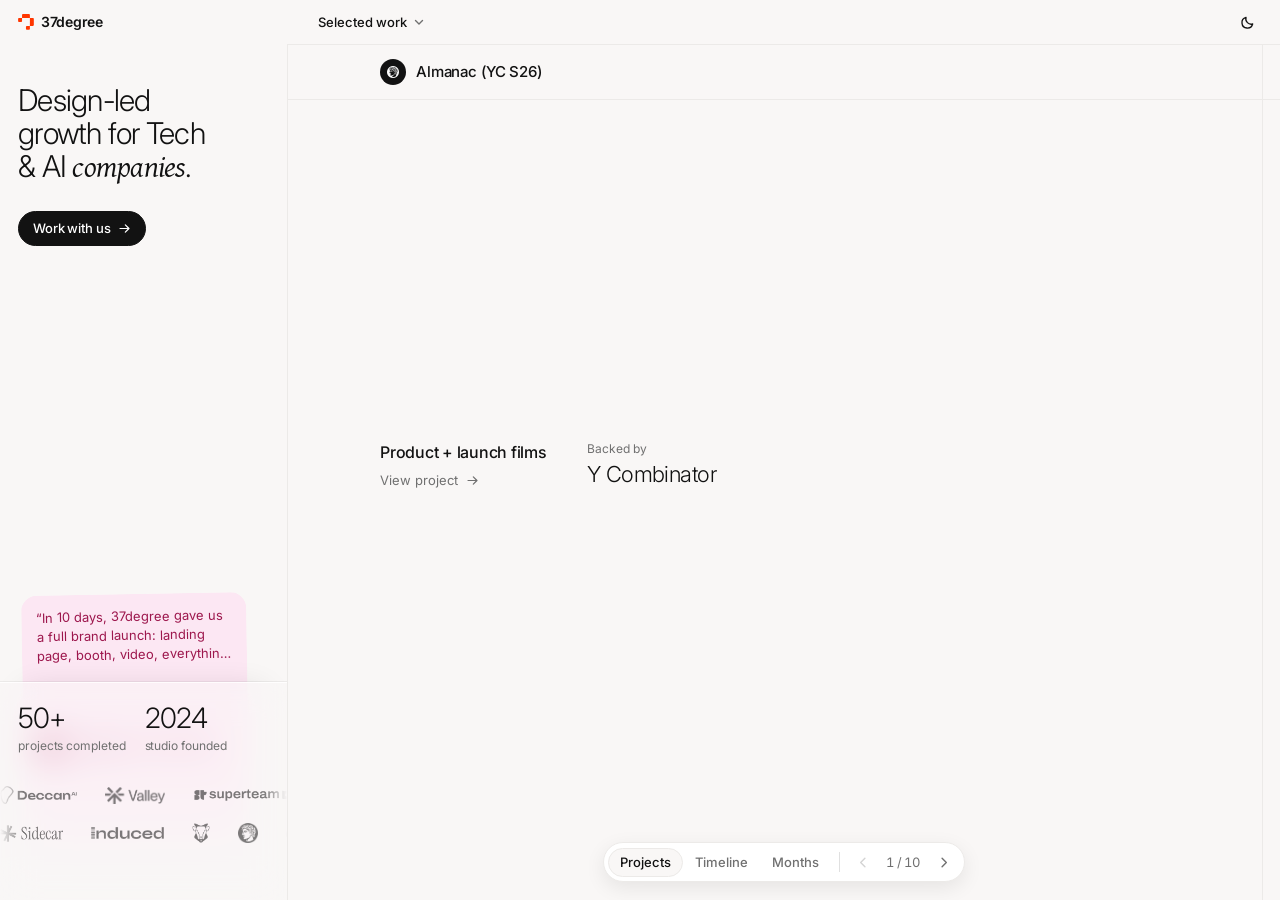
<file: index.html>
<!doctype html>
<html lang="en">
<head>
  <meta charset="utf-8">
  <meta name="viewport" content="width=device-width, initial-scale=1">
  <title>37degree — Design-led growth for Tech &amp; AI companies</title>
  <meta name="description" content="Our calendar. How 37degree started, and everything we've shipped since — on the day it happened.">
  <link rel="icon" href="assets/img/mark.svg" type="image/svg+xml">
  <link rel="preconnect" href="https://fonts.googleapis.com">
  <link rel="preconnect" href="https://fonts.gstatic.com" crossorigin>
  <link href="https://fonts.googleapis.com/css2?family=Gentium+Plus:ital@1&family=Mrs+Saint+Delafield&family=Inter:wght@300;400;500;600&display=swap" rel="stylesheet">
  <link rel="stylesheet" href="css/site.css?v=20261105v">
  <script>try { const t = localStorage.getItem('37cal.theme'); if (t) document.documentElement.dataset.theme = t; } catch (_) {}</script>
</head>
<body>
  <div class="strip">
    <span class="mark" aria-label="37degree">
      <svg viewBox="140 140 560 560" width="16" height="16" aria-hidden="true"><path fill="#FF3600" d="M172.635 281.507c-15.807 0-28.621 12.79-28.621 28.568v80.357c0 15.778 12.814 28.568 28.621 28.568h80.25c15.808 0 28.622-12.79 28.622-28.568V281.507zm137.494-137.493c-15.808 0-28.622 12.79-28.622 28.568v108.925H419V144.014zm137.493 412.479c-15.807 0-28.622 12.791-28.622 28.569v80.356c0 15.778 12.815 28.569 28.622 28.569h80.25c15.807 0 28.622-12.791 28.622-28.569V556.493zM419 144.014v137.493h137.494V172.582c0-15.778-12.815-28.568-28.622-28.568zm137.494 137.493V419h137.493V310.075c0-15.778-12.815-28.568-28.622-28.568zm0 137.493v137.493h108.871c15.807 0 28.622-12.79 28.622-28.568V419z"/></svg>
      37degree
    </span>
    <div class="strip__filters"></div>
    <button class="theme-btn" aria-label="Switch light or dark">
      <svg class="moon" width="15" height="15" viewBox="0 0 16 16" aria-hidden="true"><path d="M13.5 9.6A5.8 5.8 0 0 1 6.4 2.5a5.8 5.8 0 1 0 7.1 7.1Z" fill="none" stroke="currentColor" stroke-width="1.4" stroke-linejoin="round"/></svg>
      <svg class="sun" width="15" height="15" viewBox="0 0 16 16" aria-hidden="true"><circle cx="8" cy="8" r="3" fill="none" stroke="currentColor" stroke-width="1.4"/><path d="M8 1.5v1.6M8 12.9v1.6M1.5 8h1.6M12.9 8h1.6M3.4 3.4l1.1 1.1M11.5 11.5l1.1 1.1M3.4 12.6l1.1-1.1M11.5 4.5l1.1-1.1" stroke="currentColor" stroke-width="1.4" stroke-linecap="round"/></svg>
    </button>
  </div>

  <aside class="side" aria-label="About 37degree"></aside>

  <main class="stage">
    <div class="timeline" tabindex="0" aria-label="Studio calendar, scroll sideways"><div class="track"></div></div>
    <div class="agenda" aria-label="Studio calendar"></div>
  </main>

  <div class="dynbar">
    <a class="dyn-cta" href="mailto:puru@37degr.ee?cc=haneef@37degr.ee&amp;subject=Work%20with%2037degree">Work with us</a>
    <span class="dyn-div" aria-hidden="true"></span>
    <div class="dyn-seg" role="radiogroup" aria-label="View">
      <span class="dyn-ind" aria-hidden="true"></span>
      <button role="radio" data-view="projects">Projects</button>
      <button role="radio" data-view="timeline">Timeline</button>
      <button role="radio" data-view="months">Months</button>
    </div>
    <span class="dyn-div" aria-hidden="true"></span>
    <div class="dyn-step">
      <button data-step="-1" aria-label="Previous project"><svg viewBox="0 0 16 16" aria-hidden="true"><path d="M9.5 3.5 5 8l4.5 4.5" fill="none" stroke="currentColor" stroke-width="1.5" stroke-linecap="round" stroke-linejoin="round"/></svg></button>
      <span class="dyn-count" aria-live="polite"></span>
      <button data-step="1" aria-label="Next project"><svg viewBox="0 0 16 16" aria-hidden="true"><path d="M6.5 3.5 11 8l-4.5 4.5" fill="none" stroke="currentColor" stroke-width="1.5" stroke-linecap="round" stroke-linejoin="round"/></svg></button>
    </div>
    <div class="minimap" role="slider" tabindex="0" aria-label="Position in the timeline" aria-valuemin="0" aria-valuemax="100" aria-valuenow="0">
      <div class="minimap__ticks"></div>
      <div class="minimap__win"></div>
    </div>
    <div class="dyn-owner" aria-live="polite"><i class="dyn-av"></i><span class="dyn-who"></span></div>
  </div>

  <div class="focus" hidden></div>
  <div class="ghost" hidden></div>
  <div class="note" role="dialog" aria-modal="true" hidden></div>

  <div class="scrim" hidden></div>
  <div class="flylayer" aria-hidden="true"></div>
  <aside class="sheet" role="dialog" aria-modal="true" aria-label="Case study" hidden></aside>

  <script src="js/data.js?v=20261105v"></script>
  <script>if (['localhost', '127.0.0.1'].includes(location.hostname)) document.write('<script src="js/dummy-facts.local.js"><\/script>');</script>
  <script src="js/cms.js?v=20261105v"></script>
  <script src="js/app.js?v=20261105v"></script>
  <!-- inner shadow for the engraved signature at the end of a case study -->
  <svg width="0" height="0" style="position:absolute" aria-hidden="true" focusable="false">
    <filter id="engrave" x="-5%" y="-10%" width="110%" height="130%" color-interpolation-filters="sRGB">
      <feGaussianBlur in="SourceAlpha" stdDeviation="2.4" result="blur"/>
      <feOffset in="blur" dy="3.5" result="shifted"/>
      <feComposite in="SourceAlpha" in2="shifted" operator="out" result="rim"/>
      <feFlood flood-color="#000" flood-opacity=".2"/>
      <feComposite in2="rim" operator="in" result="inner"/>
      <feMerge><feMergeNode in="SourceGraphic"/><feMergeNode in="inner"/></feMerge>
    </filter>
  </svg>
</body>
</html>
</file>
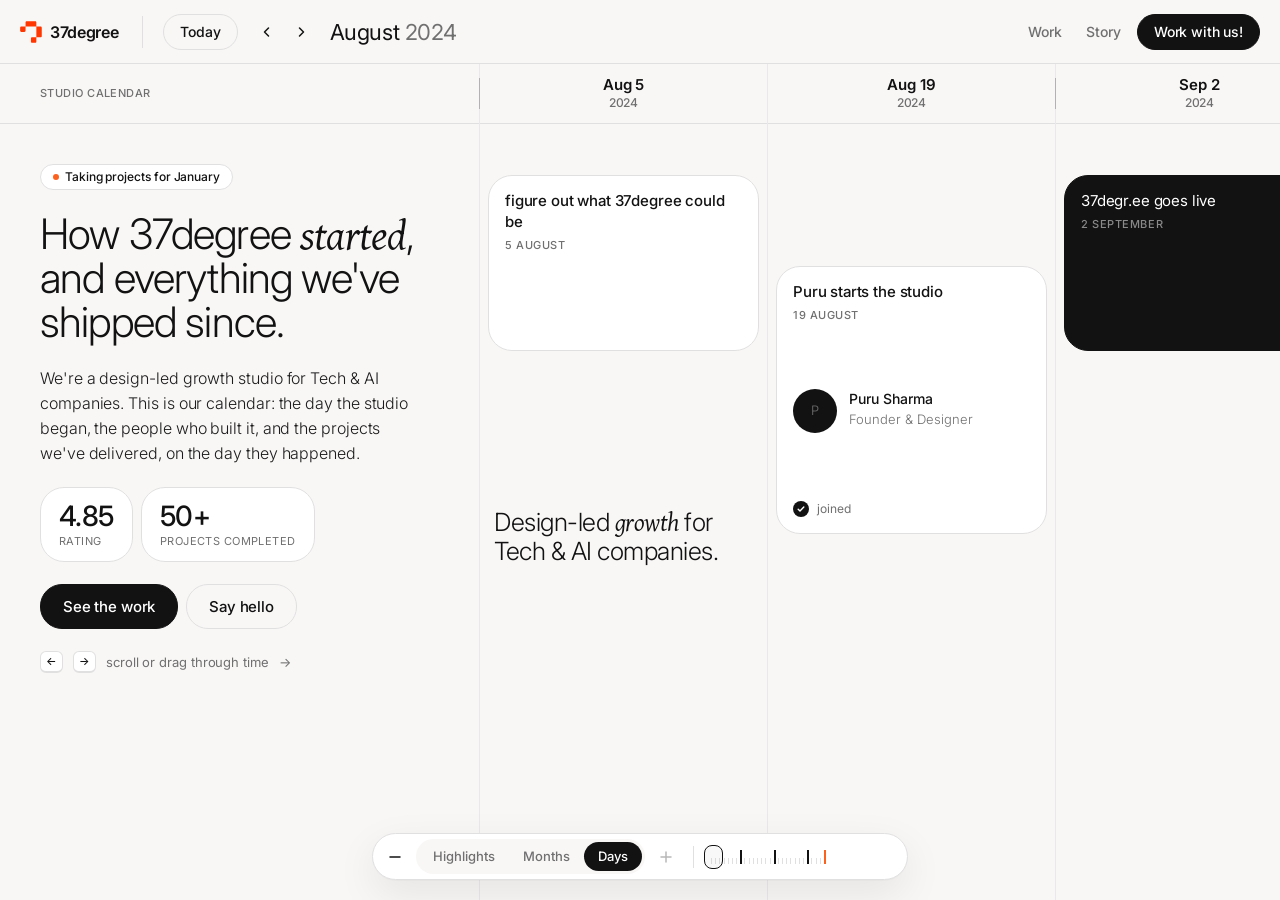
<file: v1/index.html>
<!doctype html>
<html lang="en">
<head>
  <meta charset="utf-8">
  <meta name="viewport" content="width=device-width, initial-scale=1">
  <base href="../">
  <title>37degree — Studio Calendar</title>
  <meta name="description" content="Our calendar. How 37degree started, and every project we've shipped since — on the day it happened.">
  <link rel="icon" href="assets/img/mark.svg" type="image/svg+xml">
  <link rel="preconnect" href="https://fonts.googleapis.com">
  <link rel="preconnect" href="https://fonts.gstatic.com" crossorigin>
  <link href="https://fonts.googleapis.com/css2?family=Gentium+Plus:ital@1&family=Inter:wght@300;400;500;600;700&display=swap" rel="stylesheet">
  <link rel="stylesheet" href="v1/css/site.css">
</head>
<body>
  <header class="toolbar">
    <a class="brand" href="v1/" aria-label="37degree home">
      <svg viewBox="140 140 560 560" width="22" height="22" aria-hidden="true"><path fill="#FF3600" d="M172.635 281.507c-15.807 0-28.621 12.79-28.621 28.568v80.357c0 15.778 12.814 28.568 28.621 28.568h80.25c15.808 0 28.622-12.79 28.622-28.568V281.507zm137.494-137.493c-15.808 0-28.622 12.79-28.622 28.568v108.925H419V144.014zm137.493 412.479c-15.807 0-28.622 12.791-28.622 28.569v80.356c0 15.778 12.815 28.569 28.622 28.569h80.25c15.807 0 28.622-12.791 28.622-28.569V556.493zM419 144.014v137.493h137.494V172.582c0-15.778-12.815-28.568-28.622-28.568zm137.494 137.493V419h137.493V310.075c0-15.778-12.815-28.568-28.622-28.568zm0 137.493v137.493h108.871c15.807 0 28.622-12.79 28.622-28.568V419z"/></svg>
      <span>37degree</span>
    </a>
    <div class="nav">
      <button class="btn btn--ghost btn--sm" data-go="today">Today</button>
      <div class="stepper">
        <button class="icon-btn" data-go="prev" aria-label="Earlier">
          <svg width="14" height="14" viewBox="0 0 14 14" aria-hidden="true"><path d="M8.5 3 4.5 7l4 4" fill="none" stroke="currentColor" stroke-width="1.5" stroke-linecap="round" stroke-linejoin="round"/></svg>
        </button>
        <button class="icon-btn" data-go="next" aria-label="Later">
          <svg width="14" height="14" viewBox="0 0 14 14" aria-hidden="true"><path d="m5.5 3 4 4-4 4" fill="none" stroke="currentColor" stroke-width="1.5" stroke-linecap="round" stroke-linejoin="round"/></svg>
        </button>
      </div>
      <div class="month-label" aria-live="polite"><span class="m">August</span> <span class="y">2024</span></div>
    </div>
    <div class="toolbar__right">
      <button class="link-btn" data-go="work">Work</button>
      <button class="link-btn" data-go="start">Story</button>
      <a class="btn btn--primary btn--sm" href="mailto:puru@37degr.ee?cc=haneef@37degr.ee&amp;subject=Work%20with%2037degree">Work with us!</a>
    </div>
  </header>

  <main class="stage">
    <div class="timeline" tabindex="0" aria-label="Studio calendar, scroll sideways">
      <div class="track"></div>
    </div>
    <div class="agenda" aria-label="Studio calendar"></div>
  </main>

  <div class="dynbar" role="toolbar" aria-label="Zoom">
    <button class="icon-btn dynbar__zoom" data-zoom="-1" aria-label="Zoom out">
      <svg width="12" height="12" viewBox="0 0 12 12" aria-hidden="true"><path d="M1 6h10" stroke="currentColor" stroke-width="1.5" stroke-linecap="round"/></svg>
    </button>
    <div class="dynbar__mid">
      <div class="seg" role="radiogroup" aria-label="Zoom level">
        <span class="seg__handle" aria-hidden="true"></span>
        <button role="radio" data-view="highlights">Highlights</button>
        <button role="radio" data-view="months">Months</button>
        <button role="radio" data-view="days">Days</button>
      </div>
      <div class="owner" aria-live="polite"><span class="owner__av"></span><span class="owner__label"></span></div>
    </div>
    <button class="icon-btn dynbar__zoom" data-zoom="1" aria-label="Zoom in">
      <svg width="12" height="12" viewBox="0 0 12 12" aria-hidden="true"><path d="M1 6h10M6 1v10" stroke="currentColor" stroke-width="1.5" stroke-linecap="round"/></svg>
    </button>
    <span class="dynbar__div" aria-hidden="true"></span>
    <div class="minimap" aria-label="Position in the timeline" role="slider" tabindex="0" aria-valuemin="0" aria-valuemax="100" aria-valuenow="0">
      <div class="minimap__ticks"></div>
      <div class="minimap__win"></div>
    </div>
  </div>

  <div class="scrim" hidden></div>
  <div class="flylayer" aria-hidden="true"></div>
  <aside class="sheet" role="dialog" aria-modal="true" aria-label="Case study" hidden></aside>
  <div class="pop" role="dialog" hidden></div>

  <script src="js/data.js"></script>
  <script src="v1/js/app.js"></script>
</body>
</html>
</file>
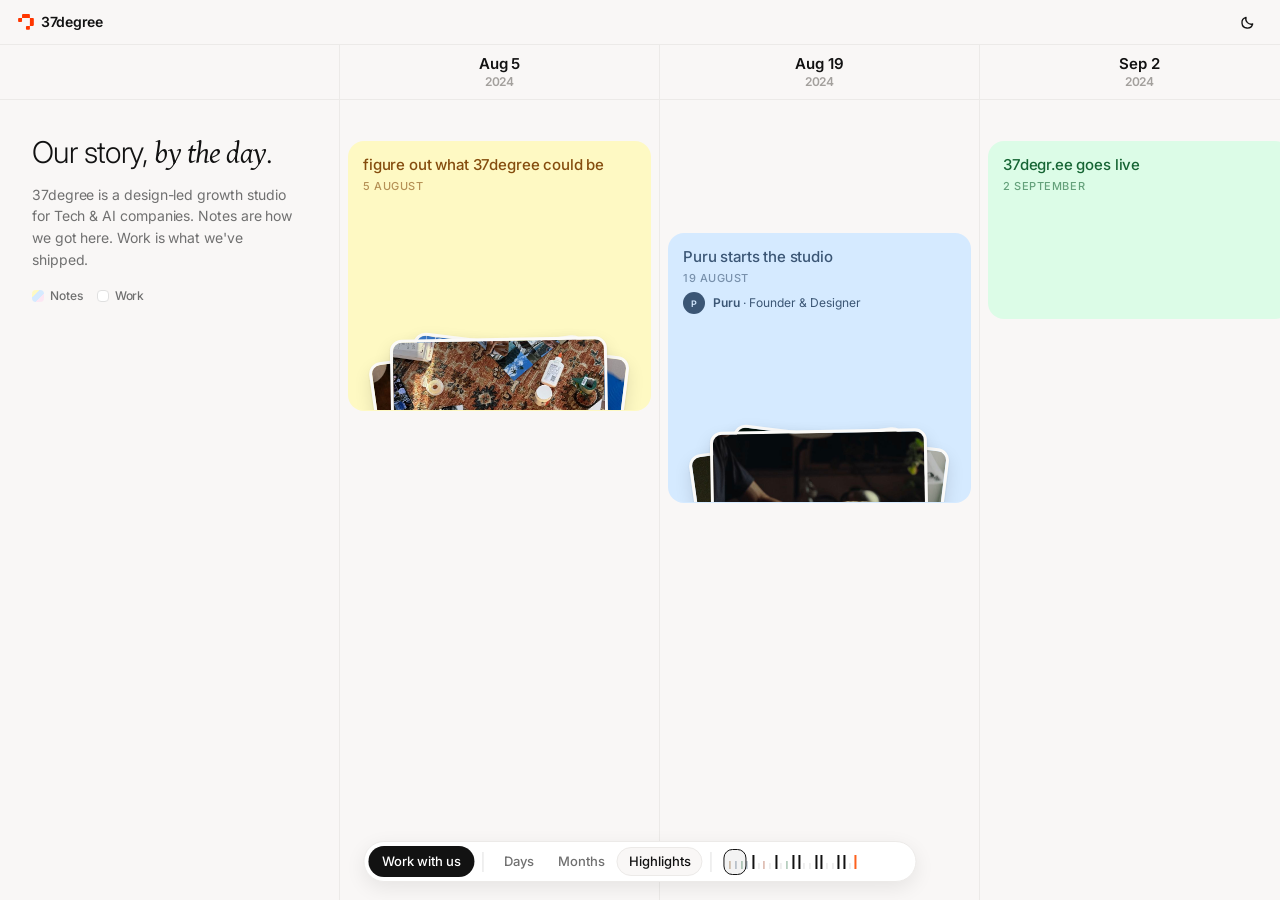
<file: v2/index.html>
<!doctype html>
<html lang="en">
<head>
  <meta charset="utf-8">
  <base href="../">
  <meta name="viewport" content="width=device-width, initial-scale=1">
  <title>37degree — Calendar</title>
  <meta name="description" content="Our calendar. How 37degree started, and everything we've shipped since — on the day it happened.">
  <link rel="icon" href="assets/img/mark.svg" type="image/svg+xml">
  <link rel="preconnect" href="https://fonts.googleapis.com">
  <link rel="preconnect" href="https://fonts.gstatic.com" crossorigin>
  <link href="https://fonts.googleapis.com/css2?family=Gentium+Plus:ital@1&family=Mrs+Saint+Delafield&family=Inter:wght@300;400;500;600&display=swap" rel="stylesheet">
  <link rel="stylesheet" href="v2/css/site.css">
  <script>try { const t = localStorage.getItem('37cal.theme'); if (t) document.documentElement.dataset.theme = t; } catch (_) {}</script>
</head>
<body>
  <div class="strip">
    <span class="mark" aria-label="37degree">
      <svg viewBox="140 140 560 560" width="16" height="16" aria-hidden="true"><path fill="#FF3600" d="M172.635 281.507c-15.807 0-28.621 12.79-28.621 28.568v80.357c0 15.778 12.814 28.568 28.621 28.568h80.25c15.808 0 28.622-12.79 28.622-28.568V281.507zm137.494-137.493c-15.808 0-28.622 12.79-28.622 28.568v108.925H419V144.014zm137.493 412.479c-15.807 0-28.622 12.791-28.622 28.569v80.356c0 15.778 12.815 28.569 28.622 28.569h80.25c15.807 0 28.622-12.791 28.622-28.569V556.493zM419 144.014v137.493h137.494V172.582c0-15.778-12.815-28.568-28.622-28.568zm137.494 137.493V419h137.493V310.075c0-15.778-12.815-28.568-28.622-28.568zm0 137.493v137.493h108.871c15.807 0 28.622-12.79 28.622-28.568V419z"/></svg>
      37degree
    </span>
    <button class="theme-btn" aria-label="Switch light or dark">
      <svg class="moon" width="15" height="15" viewBox="0 0 16 16" aria-hidden="true"><path d="M13.5 9.6A5.8 5.8 0 0 1 6.4 2.5a5.8 5.8 0 1 0 7.1 7.1Z" fill="none" stroke="currentColor" stroke-width="1.4" stroke-linejoin="round"/></svg>
      <svg class="sun" width="15" height="15" viewBox="0 0 16 16" aria-hidden="true"><circle cx="8" cy="8" r="3" fill="none" stroke="currentColor" stroke-width="1.4"/><path d="M8 1.5v1.6M8 12.9v1.6M1.5 8h1.6M12.9 8h1.6M3.4 3.4l1.1 1.1M11.5 11.5l1.1 1.1M3.4 12.6l1.1-1.1M11.5 4.5l1.1-1.1" stroke="currentColor" stroke-width="1.4" stroke-linecap="round"/></svg>
    </button>
  </div>

  <main class="stage">
    <div class="timeline" tabindex="0" aria-label="Studio calendar, scroll sideways"><div class="track"></div></div>
    <div class="agenda" aria-label="Studio calendar"></div>
  </main>

  <div class="dynbar">
    <a class="dyn-cta" href="mailto:puru@37degr.ee?cc=haneef@37degr.ee&amp;subject=Work%20with%2037degree">Work with us</a>
    <span class="dyn-div" aria-hidden="true"></span>
    <div class="dyn-seg" role="radiogroup" aria-label="Zoom level">
      <span class="dyn-ind" aria-hidden="true"></span>
      <button role="radio" data-view="days">Days</button>
      <button role="radio" data-view="months">Months</button>
      <button role="radio" data-view="highlights">Highlights</button>
    </div>
    <span class="dyn-div" aria-hidden="true"></span>
    <div class="minimap" role="slider" tabindex="0" aria-label="Position in the timeline" aria-valuemin="0" aria-valuemax="100" aria-valuenow="0">
      <div class="minimap__ticks"></div>
      <div class="minimap__win"></div>
    </div>
    <div class="dyn-owner" aria-live="polite"><i class="dyn-av"></i><span class="dyn-who"></span></div>
  </div>

  <div class="focus" hidden></div>
  <div class="ghost" hidden></div>
  <div class="note" role="dialog" aria-modal="true" hidden></div>

  <div class="scrim" hidden></div>
  <div class="flylayer" aria-hidden="true"></div>
  <aside class="sheet" role="dialog" aria-modal="true" aria-label="Case study" hidden></aside>

  <script src="js/data.js"></script>
  <script src="js/cms.js"></script>
  <script src="v2/js/app.js"></script>
  <!-- inner shadow for the engraved signature at the end of a case study -->
  <svg width="0" height="0" style="position:absolute" aria-hidden="true" focusable="false">
    <filter id="engrave" x="-5%" y="-10%" width="110%" height="130%" color-interpolation-filters="sRGB">
      <feGaussianBlur in="SourceAlpha" stdDeviation="2.4" result="blur"/>
      <feOffset in="blur" dy="3.5" result="shifted"/>
      <feComposite in="SourceAlpha" in2="shifted" operator="out" result="rim"/>
      <feFlood flood-color="#000" flood-opacity=".2"/>
      <feComposite in2="rim" operator="in" result="inner"/>
      <feMerge><feMergeNode in="SourceGraphic"/><feMergeNode in="inner"/></feMerge>
    </filter>
  </svg>
</body>
</html>
</file>
<file: css/site.css>
/* 37degree — studio calendar, v2 */

:root {
  --ink: #121212;
  --ink-soft: #1C1C1C;
  --ink-2: #242424;
  --muted: #707070;
  --paper: #F9F7F6;
  --paper-2: #FFFFFF;
  --line: #E0E0E0;
  --line-2: #ECEAE8;
  --brand: #FD611E;
  --faint: #A3A09D;
  --veil: rgba(249, 247, 246, .58);
  --dark-img: #000;
  --engrave: color-mix(in srgb, #121212 11%, #FFFFFF);
  --engrave-hi: rgba(255, 255, 255, .95);
  color-scheme: light;

  --font-sans: "Inter", system-ui, sans-serif;
  --font-accent: "Gentium Plus", Georgia, serif;

  --r-pill: 999px;
  --r-card: 16px;
  --r-big: 24px;
  --r-inner: 10px;

  --top: 44px;
  --head: 56px;
  --allday: 30px;
  --col: 280px;
  --rows: 7;
  --row: clamp(62px, calc((100vh - 44px - 56px - 30px - 96px) / 7), 92px);

  --ease: cubic-bezier(.2, .8, .2, 1);
  --spring: cubic-bezier(.3, 1.35, .5, 1);
  --float: 0 1px 2px rgba(18, 18, 18, .04), 0 18px 48px rgba(18, 18, 18, .10);
}

/* ── Dark ──────────────────────────────────────────── */
:root[data-theme="dark"] {
  --ink: #F1EEEA;
  --ink-soft: #D8D4CF;
  --muted: #9C9893;
  --paper: #121212;
  --paper-2: #1B1B1B;
  --line: #303030;
  --line-2: #272727;
  --faint: #66625E;
  --veil: rgba(18, 18, 18, .6);
  --engrave: color-mix(in srgb, #F1EEEA 12%, #1B1B1B);
  --engrave-hi: rgba(255, 255, 255, .07);
  --float: 0 1px 2px rgba(0, 0, 0, .3), 0 18px 48px rgba(0, 0, 0, .45);
  color-scheme: dark;
}
@media (prefers-color-scheme: dark) {
  :root:not([data-theme="light"]) {
    --ink: #F1EEEA;
    --ink-soft: #D8D4CF;
    --muted: #9C9893;
    --paper: #121212;
    --paper-2: #1B1B1B;
    --line: #303030;
    --line-2: #272727;
    --faint: #66625E;
    --veil: rgba(18, 18, 18, .6);
  --engrave: color-mix(in srgb, #F1EEEA 12%, #1B1B1B);
  --engrave-hi: rgba(255, 255, 255, .07);
    --float: 0 1px 2px rgba(0, 0, 0, .3), 0 18px 48px rgba(0, 0, 0, .45);
    color-scheme: dark;
  }
  :root:not([data-theme="light"]) .tint-yellow { --bg: #33301A; --fg: #FCE68A; }
  :root:not([data-theme="light"]) .tint-blue   { --bg: #1B2A3B; --fg: #BCD8FA; }
  :root:not([data-theme="light"]) .tint-pink   { --bg: #37202D; --fg: #F9C6E0; }
  :root:not([data-theme="light"]) .tint-green  { --bg: #18301F; --fg: #B6EFC9; }
  :root:not([data-theme="light"]) .tint-purple { --bg: #2A2038; --fg: #E2CCFB; }
  :root:not([data-theme="light"]) .tint-orange { --bg: #392517; --fg: #FDD3A8; }
}
:root[data-theme="dark"] .tint-yellow { --bg: #33301A; --fg: #FCE68A; }
:root[data-theme="dark"] .tint-blue   { --bg: #1B2A3B; --fg: #BCD8FA; }
:root[data-theme="dark"] .tint-pink   { --bg: #37202D; --fg: #F9C6E0; }
:root[data-theme="dark"] .tint-green  { --bg: #18301F; --fg: #B6EFC9; }
:root[data-theme="dark"] .tint-purple { --bg: #2A2038; --fg: #E2CCFB; }
:root[data-theme="dark"] .tint-orange { --bg: #392517; --fg: #FDD3A8; }

* { box-sizing: border-box; }
html, body {
  margin: 0; height: 100%;
  background: var(--paper); color: var(--ink);
  font: 400 15px/1.5 var(--font-sans);
  letter-spacing: -0.005em;
  -webkit-font-smoothing: antialiased;
  overflow: hidden;
}
button { font: inherit; color: inherit; background: none; border: 0; padding: 0; cursor: pointer; }
img { display: block; max-width: 100%; }
a { color: inherit; }
em { font-family: var(--font-accent); font-style: italic; font-weight: 400; }
:focus-visible { outline: 2px solid var(--ink); outline-offset: 3px; border-radius: 6px; }

.meta { font: 500 11px/1.2 var(--font-sans); letter-spacing: .05em; text-transform: uppercase; color: var(--muted); }
.pill {
  display: inline-flex; align-items: center; gap: 6px;
  padding: 5px 10px; border-radius: var(--r-pill);
  border: 1px solid var(--line); background: var(--paper-2);
  font: 500 12px/1 var(--font-sans); color: var(--ink); white-space: nowrap; text-decoration: none;
}
.btn {
  display: inline-flex; align-items: center; justify-content: center; gap: 8px;
  padding: 12px 18px; border-radius: 22px;
  font: 500 14px/1 var(--font-sans); letter-spacing: -0.01em; text-decoration: none;
  background: var(--ink); color: var(--paper-2); border: 1px solid var(--ink);
  transition: background .2s, border-color .2s, transform .15s;
}
.btn:hover { background: var(--brand); border-color: var(--brand); }
.btn:active { transform: scale(.97); }

/* ── Top strip: just the mark and one way in ─────────── */
.strip {
  position: fixed; inset: 0 0 auto 0; z-index: 40;
  height: var(--top);
  display: flex; align-items: center; justify-content: space-between;
  padding: 0 18px;
  background: var(--paper);
}
.mark { display: inline-flex; align-items: center; gap: 7px; font: 600 14px/1 var(--font-sans); letter-spacing: -0.02em; }
.strip__cta {
  font: 500 13px/1 var(--font-sans); text-decoration: none; color: var(--ink);
  padding: 8px 12px; border-radius: var(--r-pill); transition: background .2s, color .2s;
}
.strip__cta:hover { background: var(--ink); color: var(--paper-2); }

/* ── Timeline ───────────────────────────────────────── */
.stage { position: fixed; inset: var(--top) 0 0 0; }
.timeline { height: 100%; overflow: auto; scrollbar-width: none; overscroll-behavior: contain; }
.timeline::-webkit-scrollbar { display: none; }
.timeline:focus-visible { outline: none; }
.track { position: relative; display: flex; min-height: 100%; width: max-content; user-select: none; }

.col { position: relative; flex: 0 0 var(--col); border-right: 1px solid var(--line-2); }
.col-head {
  position: sticky; top: 0; z-index: 6;
  height: var(--head);
  display: flex; flex-direction: column; align-items: center; justify-content: center; gap: 1px;
  background: var(--paper);
  border-top: 1px solid var(--line-2);
  border-bottom: 1px solid var(--line-2);
}
.col-head .d { font: 600 15px/1.25 var(--font-sans); letter-spacing: -0.01em; }
.col-head .y { font: 600 12px/1.2 var(--font-sans); color: var(--faint); }
.col-body {
  display: grid;
  grid-template-rows: repeat(var(--rows), var(--row));
  column-gap: 6px;
  padding: calc(var(--allday) + 8px) 8px 96px;
}

.allday-bar {
  position: absolute; z-index: 5;
  top: calc(var(--head) + 6px); height: 22px;
  display: flex; align-items: center; gap: 6px;
  padding: 0 10px; border-radius: var(--r-pill);
  background: var(--paper-2); color: var(--ink); border: 1px solid var(--line);
  font: 500 11px/1 var(--font-sans); white-space: nowrap; overflow: hidden;
  transition: border-color .2s;
}
.allday-bar:hover { border-color: var(--ink); }
.allday-bar span { color: var(--muted); }

/* ── Cards: notes are pastel sticky notes, work is white ── */
.card {
  position: relative;
  display: flex; flex-direction: column; justify-content: space-between; gap: 8px;
  min-height: 0; min-width: 0;
  margin: 3px 0;
  padding: 12px 14px 13px;
  border-radius: var(--r-card);
  text-align: left;
  overflow: hidden;
  transition: transform .15s ease, opacity .3s;
}
button.card:hover { transform: scale(.97); }
button.card:active { transform: scale(.95); }
.card.is-lifted { opacity: 0; }
.card__title { font: 500 15px/1.4 var(--font-sans); letter-spacing: -0.01em; transition: opacity .3s; }
.card__date { font: 500 11px/1 var(--font-sans); letter-spacing: .05em; text-transform: uppercase; color: var(--muted); margin-top: 6px; }
.card.is-visited .card__title { opacity: .5; }
.card.is-visited:hover .card__title { opacity: 1; }

/* pastel pairs: a soft background with dark text of the same hue */
.tint-yellow { --bg: #FEF9C3; --fg: #854D0E; }
.tint-blue   { --bg: #D5EAFF; --fg: #3B5675; }
.tint-pink   { --bg: #FCE7F3; --fg: #9D174D; }
.tint-green  { --bg: #DCFCE7; --fg: #166534; }
.tint-purple { --bg: #F3E8FF; --fg: #6B21A8; }
.tint-orange { --bg: #FFEDD5; --fg: #9A3412; }

/* note */
.note-card { background: var(--bg); color: var(--fg); border: 1px solid transparent; }
.note-card .card__date { color: var(--fg); opacity: .6; }
.note-card .by { display: flex; align-items: center; gap: 8px; font: 400 12px/1.3 var(--font-sans); color: var(--fg); }
.note-card .by b { font-weight: 600; }
.note-card .avatar { background: var(--fg); color: var(--bg); }
.note-card q {
  font: 400 13px/1.45 var(--font-sans); color: var(--fg); quotes: "“" "”";
  display: -webkit-box; -webkit-line-clamp: 3; -webkit-box-orient: vertical; overflow: hidden;
}
.note-card .num { font: 500 30px/1 var(--font-sans); letter-spacing: -0.03em; }
.logo {
  display: inline-block; flex: none; aspect-ratio: var(--ar);
  background: currentColor;
  -webkit-mask: var(--src) center / contain no-repeat; mask: var(--src) center / contain no-repeat;
}
.note-card .logos { display: flex; align-items: center; gap: 12px; flex-wrap: wrap; opacity: .85; }

.card--quote {
  background: none; border: 0; padding: 8px 6px; justify-content: center;
  font: 300 23px/1.18 var(--font-sans); letter-spacing: -0.02em;
}

.card--slot { background: transparent; border: 1.5px dashed var(--line); justify-content: flex-start; }
.card--slot .plus { width: 28px; height: 28px; border-radius: var(--r-pill); border: 1px solid var(--line); display: grid; place-items: center; transition: background .2s, color .2s, border-color .2s, transform .35s var(--spring); }
.card--slot p { margin: 0; font: 400 13px/1.45 var(--font-sans); color: var(--muted); }
.card--slot:hover { border-color: var(--brand); }
.card--slot:hover .plus { background: var(--brand); border-color: var(--brand); color: #fff; transform: rotate(90deg); }

/* work */
.work-card { background: var(--paper-2); color: var(--ink); border: 1px solid var(--line-2); }
.work-card .kicker { display: flex; align-items: center; gap: 6px; font: 500 10px/1 var(--font-sans); letter-spacing: .06em; text-transform: uppercase; color: var(--muted); margin-bottom: 6px; }
.work-card .kicker::before { content: ""; width: 5px; height: 5px; border-radius: var(--r-pill); background: var(--ink); }
.work-card .num { font: 500 32px/1 var(--font-sans); letter-spacing: -0.03em; }
.work-card .thumb { flex: 1; min-height: 0; border-radius: var(--r-inner); overflow: hidden; }
.work-card .thumb img { width: 100%; height: 100%; object-fit: cover; object-position: top; transition: transform .6s var(--ease); }
.work-card:hover .thumb img { transform: scale(1.05); }
.work-card .play { width: 26px; height: 26px; border-radius: var(--r-pill); background: var(--paper); border: 1px solid var(--line-2); display: grid; place-items: center; position: relative; z-index: 1; }
.work-card .poster { position: absolute; right: -62%; top: 10px; bottom: 10px; width: 58%; border-radius: var(--r-inner); overflow: hidden; transition: right .45s var(--spring); }
.work-card .poster img { width: 100%; height: 100%; object-fit: cover; }
.work-card:hover .poster { right: 10px; }
.work-card .row { position: relative; z-index: 1; }

/* the project itself: a white card holding its work */
.card--case { padding: 12px; gap: 10px; justify-content: flex-start; }
.card--case .case-top { display: flex; justify-content: space-between; align-items: center; gap: 8px; }
.card--case .case-top .client { font: 600 13px/1 var(--font-sans); letter-spacing: -0.01em; }
.card--case .case-top .pill { padding: 4px 8px; font-size: 11px; background: var(--paper); border-color: transparent; }
.card--case .card__title { font: 500 17px/1.22 var(--font-sans); letter-spacing: -0.02em; }
.card--case .frame { flex: 1; min-height: 0; border-radius: var(--r-inner); overflow: hidden; background: var(--paper); }
.card--case .frame img { width: 100%; height: 100%; object-fit: cover; object-position: top center; transition: transform .7s var(--ease); }
.card--case:hover .frame img { transform: scale(1.04); }
.card--case.is-flown .frame { visibility: hidden; }
.card .tags { display: flex; flex-wrap: wrap; gap: 4px; margin-top: auto; }
.card .tags .pill { padding: 3px 8px; font-size: 11px; background: var(--paper); border-color: transparent; color: var(--muted); }
.allday-bar { transition: border-color .2s, top .3s var(--ease); }

/* stacked prints (snippets) */
.stack { position: relative; flex: 1; min-height: 70px; }
.stack img {
  position: absolute; left: 8%; top: 6px; width: 84%; height: calc(100% - 12px);
  object-fit: cover; border-radius: var(--r-inner);
  box-shadow: 0 1px 3px rgba(18, 18, 18, .14);
  transition: transform .35s var(--spring);
}
.stack img:nth-child(1) { transform: rotate(-4deg); }
.stack img:nth-child(2) { transform: rotate(3deg); }
button.card:hover .stack img:nth-child(1) { transform: rotate(-8deg) translate(-8px, -2px); }
button.card:hover .stack img:nth-child(2) { transform: rotate(7deg) translate(8px, -2px); }

.avatar {
  display: inline-grid; place-items: center; flex: none;
  width: 22px; height: 22px; border-radius: var(--r-pill);
  background: var(--ink); color: var(--paper-2);
  font: 600 9px/1 var(--font-sans); overflow: hidden;
}
.avatar img { width: 100%; height: 100%; object-fit: cover; }
.avatar--lg { width: 64px; height: 64px; font-size: 22px; font-weight: 500; }
.avatar--md { width: 28px; height: 28px; font-size: 11px; }

body.draft .is-tbc { outline: 1.5px dashed var(--brand); outline-offset: 2px; }

/* ── Intro + ends ──────────────────────────────────── */
.col--intro { flex-basis: 340px; }
.intro { padding: 36px 32px; display: flex; flex-direction: column; gap: 14px; }
.intro h1 { margin: 0; font: 300 30px/1.12 var(--font-sans); letter-spacing: -0.02em; }
.intro p { margin: 0; font: 400 14px/1.55 var(--font-sans); color: var(--muted); max-width: 270px; }
.legend { display: flex; gap: 14px; margin-top: 6px; font: 500 12px/1 var(--font-sans); color: var(--muted); }
.legend span { display: inline-flex; align-items: center; gap: 6px; }
.legend svg { width: 16px; height: 16px; flex: none; }

.col--today .col-head .d { color: var(--brand); }
.nowline { position: absolute; left: -1px; top: 0; bottom: 0; width: 2px; background: var(--brand); z-index: 7; pointer-events: none; }
.nowline::before { content: ""; position: absolute; left: -4px; top: calc(var(--head) / 2 - 5px); width: 10px; height: 10px; border-radius: var(--r-pill); background: var(--brand); }

.col--end { flex-basis: 340px; border-right: 0; }
.outro { padding: 36px 32px; display: flex; flex-direction: column; gap: 14px; }
.outro h2 { margin: 0; font: 300 26px/1.15 var(--font-sans); letter-spacing: -0.02em; }
.outro .who { display: grid; gap: 6px; }
.outro .who a { display: flex; align-items: center; gap: 10px; text-decoration: none; font: 500 14px/1.2 var(--font-sans); }
.outro .who a span { display: block; font: 400 12px/1.3 var(--font-sans); color: var(--muted); }
.outro .who a:hover b { text-decoration: underline; }
.outro small { font: 400 12px/1.5 var(--font-sans); color: var(--muted); }
.outro small a { color: var(--muted); }

/* ── Zoom levels ───────────────────────────────────── */
.col.is-month { flex-basis: calc(var(--col) * var(--lanes, 1)); }
.col-body.is-compact { grid-template-rows: repeat(var(--crows, 7), 72px); grid-auto-flow: column; grid-auto-columns: minmax(0, 1fr); }
.is-compact .card { justify-content: center; gap: 2px; padding: 10px 12px; }
.is-compact .card .stack, .is-compact .card .thumb, .is-compact .card .poster, .is-compact .card .logos,
.is-compact .card q, .is-compact .card .by, .is-compact .card .frame, .is-compact .card .kicker, .is-compact .card .case-top, .is-compact .card--slot p { display: none; }
.is-compact .card__title { font-size: 13px; display: -webkit-box; -webkit-line-clamp: 2; -webkit-box-orient: vertical; overflow: hidden; }
.is-compact .card__date { margin-top: 2px; }
.is-compact .card--quote { font-size: 16px; }
.is-compact .num { font-size: 18px !important; }
.col.is-highlight { flex-basis: 320px; }

/* Months: a month calendar, the month's moment, then the agenda */
.col.is-month { flex-basis: 300px; display: flex; flex-direction: column; }
.mbody {
  flex: 1; min-height: 0; overflow-y: auto; scrollbar-width: none;
  display: flex; flex-direction: column; gap: 14px;
  padding: calc(var(--allday) + 12px) 14px 96px;
}
.mbody::-webkit-scrollbar { display: none; }
.mcal { display: grid; grid-template-columns: repeat(7, 1fr); row-gap: 2px; text-align: center; padding: 10px 6px; border-radius: var(--r-card); background: var(--paper-2); border: 1px solid var(--line-2); }
.mcal__w { font: 600 10px/1 var(--font-sans); color: var(--faint); padding: 2px 0 8px; }
.mcal__d {
  position: relative; z-index: 0; height: 28px;
  display: grid; place-items: center;
  font: 500 12px/1 var(--font-sans); color: var(--muted);
}
.mcal__d::before {
  content: ""; position: absolute; z-index: -1; left: 50%; top: 50%;
  width: 25px; height: 25px; margin: -12.5px 0 0 -12.5px; border-radius: var(--r-pill);
  transition: transform .3s var(--spring);
}
.mcal__d.in-range { background: color-mix(in srgb, var(--ink) 6%, transparent); }
.mcal__d.is-note { color: var(--fg); font-weight: 600; }
.mcal__d.is-note::before { background: var(--bg); }
.mcal__d.is-work { color: var(--paper-2); font-weight: 600; }
.mcal__d.is-work::before { background: var(--ink); }
.mcal__d.is-today { color: var(--brand); font-weight: 600; }
.mcal__d.is-today::before { box-shadow: inset 0 0 0 1.5px var(--brand); }
button.mcal__d:hover::before { transform: scale(1.18); }
.mhero { height: 196px; flex: none; }
.mhero .card { height: 100%; margin: 0; }
.mhero .card--slot { height: 150px; }
.mhero:has(.card--slot) { height: auto; }
.msum { font: 500 11px/1 var(--font-sans); letter-spacing: .05em; text-transform: uppercase; color: var(--faint); padding: 0 4px; }
.mlist { display: grid; gap: 2px; margin-top: -6px; }
.mrow {
  display: grid; grid-template-columns: 8px minmax(0, 1fr) auto; align-items: center; gap: 10px;
  padding: 9px 10px; border-radius: 10px; text-align: left;
  font: 500 13px/1.3 var(--font-sans); color: var(--ink);
  transition: background .2s, opacity .3s;
}
button.mrow:hover { background: var(--paper-2); }
.mrow i { width: 8px; height: 8px; border-radius: var(--r-pill); background: var(--fg, var(--line)); }
.mrow.is-work i { border-radius: 2px; background: var(--ink); }
.mrow .t { white-space: nowrap; overflow: hidden; text-overflow: ellipsis; }
.mrow .d { font: 500 11px/1 var(--font-sans); color: var(--faint); }
.mrow.is-visited .t { opacity: .5; }
.mrow.is-lifted, .mcal__d.is-lifted { opacity: 0; }
.mquote { padding: 4px 10px; font: 300 16px/1.25 var(--font-sans); letter-spacing: -0.02em; color: var(--ink); }

/* ── Bottom bar: CTA · zoom · where you are ───────────── */
.dynbar {
  position: fixed; left: 50%; bottom: 18px; z-index: 75;
  transform: translateX(-50%);
  display: flex; align-items: center; gap: 4px;
  padding: 4px;
  background: var(--paper-2); border: 1px solid var(--line-2); border-radius: var(--r-pill);
  box-shadow: 0 6px 20px rgba(18, 18, 18, .08);
  transition: left .5s var(--ease), background .3s, border-color .3s;
}
.dyn-cta {
  padding: 9px 14px; border-radius: var(--r-pill);
  background: var(--ink); color: var(--paper-2);
  font: 500 13px/1 var(--font-sans); text-decoration: none; white-space: nowrap;
  transition: background .2s, color .2s;
}
.dyn-cta:hover { background: var(--brand); color: #fff; }
.dyn-div { width: 1px; height: 20px; background: var(--line); margin: 0 4px; }
.dyn-seg { position: relative; display: flex; }
.dyn-seg button {
  position: relative; z-index: 1;
  padding: 8px 12px; border-radius: var(--r-pill);
  font: 500 13px/1 var(--font-sans); color: var(--muted);
  transition: color .25s;
}
.dyn-seg button:hover, .dyn-seg button[aria-checked="true"] { color: var(--ink); }
.dyn-ind {
  position: absolute; top: 0; bottom: 0; left: 0; width: 60px;
  border-radius: var(--r-pill); background: var(--paper); border: 1px solid var(--line-2);
}
.dyn-seg.is-ready .dyn-ind { transition: left .4s var(--spring), width .4s var(--spring); }

.minimap { position: relative; width: 180px; height: 30px; margin: 0 8px 0 4px; cursor: pointer; touch-action: none; }
.minimap__ticks { position: absolute; inset: 0; }
.minimap__ticks i { position: absolute; bottom: 8px; width: 1px; height: 6px; background: var(--line); }
.minimap__ticks i.is-note { background: var(--fg); opacity: .55; height: 8px; }
.minimap__ticks i.is-case { height: 14px; width: 2px; background: var(--ink); opacity: 1; }
.minimap__ticks i.is-today { height: 14px; width: 2px; background: var(--brand); opacity: 1; }
.minimap__win { position: absolute; top: 2px; bottom: 2px; border: 1.5px solid var(--ink); border-radius: 9px; background: color-mix(in srgb, var(--ink) 5%, transparent); }
.minimap:hover .minimap__win { background: color-mix(in srgb, var(--ink) 10%, transparent); }

.dyn-owner { display: none; align-items: center; gap: 8px; padding: 5px 14px 5px 5px; font: 500 13px/1 var(--font-sans); color: var(--fg, var(--ink)); white-space: nowrap; }
.dyn-av { display: inline-grid; place-items: center; width: 22px; height: 22px; border-radius: var(--r-pill); background: var(--fg, var(--ink)); color: var(--bg, var(--paper-2)); font: 600 9px/1 var(--font-sans); font-style: normal; overflow: hidden; }
.dyn-av img { width: 100%; height: 100%; object-fit: cover; }
.dyn-av.is-logo { background: var(--paper); color: var(--ink); border: 1px solid var(--line-2); padding: 3px; }
.dynbar.is-owner { background: var(--bg, var(--paper-2)); }
.dynbar.is-owner[class*="tint-"] { border-color: transparent; }
.dynbar.is-owner > :not(.dyn-owner) { display: none; }
.dynbar.is-owner .dyn-owner { display: inline-flex; animation: pop .35s var(--spring); }
@keyframes pop { from { opacity: 0; transform: scale(.85); } }

/* light / dark switch */
.theme-btn { width: 30px; height: 30px; display: grid; place-items: center; border-radius: var(--r-pill); color: var(--ink); transition: background .2s; }
.theme-btn:hover { background: var(--line-2); }
.theme-btn .sun { display: none; }
:root[data-theme="dark"] .theme-btn .sun { display: block; }
:root[data-theme="dark"] .theme-btn .moon { display: none; }
@media (prefers-color-scheme: dark) {
  :root:not([data-theme="light"]) .theme-btn .sun { display: block; }
  :root:not([data-theme="light"]) .theme-btn .moon { display: none; }
}

/* ── Note: lifts out of the grid, everything else blurs ── */
.focus {
  position: fixed; inset: 0; z-index: 60;
  background: var(--veil);
  backdrop-filter: blur(12px) saturate(.9); -webkit-backdrop-filter: blur(12px) saturate(.9);
  opacity: 0; transition: opacity .3s ease;
}
.focus.is-in { opacity: 1; }
.ghost {
  position: fixed; z-index: 69;
  background: var(--bg, var(--paper-2)); border: 1px solid var(--line-2); border-radius: var(--r-big);
  box-shadow: var(--float);
  pointer-events: none;
}
.note {
  position: fixed; z-index: 70;
  left: 50%; top: 50%;
  width: min(460px, calc(100vw - 24px));
  max-height: calc(100vh - 120px); overflow-y: auto;
  transform: translate(-50%, -50%);
  background: var(--bg, var(--paper-2)); color: var(--fg, var(--ink));
  border: 1px solid var(--line-2); border-radius: var(--r-big);
  box-shadow: var(--float);
}
.note[class*="tint-"], .ghost[class*="tint-"] { border-color: transparent; }
.note[class*="tint-"] .meta { color: var(--fg); opacity: .6; }
.note[class*="tint-"] .note__body p, .note[class*="tint-"] .quote { color: var(--fg); }
.note[class*="tint-"] .note__foot { border-top-color: color-mix(in srgb, var(--fg) 14%, transparent); }
.note[class*="tint-"] .avatar { background: var(--fg); color: var(--bg); }
.note[class*="tint-"] .pill { background: color-mix(in srgb, var(--fg) 10%, transparent); border-color: transparent; color: var(--fg); }
.note[class*="tint-"] .note__x:hover { background: color-mix(in srgb, var(--fg) 10%, transparent); }
.note[class*="tint-"] .logo-grid div { background: color-mix(in srgb, var(--fg) 6%, transparent); border-color: transparent; }
.note.is-ghosting { visibility: hidden; }
.note > * { opacity: 0; transition: opacity .22s ease; }
.note.is-in > * { opacity: 1; }
.note.is-growing > * { transition: none; } /* growing out of its card: the words are already there */
.note--wide { width: min(560px, calc(100vw - 24px)); }
/* the snippets story stands at 9:16, sized so the whole note fits the screen */
.note--story { width: min(400px, calc((100vh - 220px) * 9 / 16), calc(100vw - 24px)); max-height: none; }
.note__body { padding: 26px 26px 22px; }
.note__body h3 { margin: 8px 0 10px; font: 500 24px/1.2 var(--font-sans); letter-spacing: -0.02em; }
.note__body p { margin: 0; font: 400 15px/1.6 var(--font-sans); color: var(--ink-soft); }
.note__foot { display: flex; align-items: center; gap: 10px; padding: 12px 14px 12px 20px; border-top: 1px solid var(--line-2); font: 500 13px/1 var(--font-sans); }
.note__x { margin-left: auto; width: 30px; height: 30px; display: grid; place-items: center; border-radius: var(--r-pill); }
.note__x:hover { background: var(--paper); }
.note .big { font: 500 56px/1 var(--font-sans); letter-spacing: -0.04em; margin: 10px 0 6px; }
.note .quote { font: 300 21px/1.42 var(--font-sans); letter-spacing: -0.01em; margin: 6px 0 0; color: var(--ink); }
.note .profile { display: flex; flex-direction: column; gap: 14px; }
.note .links { display: flex; flex-wrap: wrap; gap: 6px; margin-top: 16px; }
.note .links a:hover { border-color: var(--ink); }
.note .logo-grid { display: grid; grid-template-columns: repeat(3, 1fr); gap: 8px; margin-top: 16px; }
.note .logo-grid div { height: 60px; display: grid; place-items: center; border: 1px solid var(--line-2); border-radius: var(--r-inner); padding: 10px 14px; }
.note .logo-grid .logo { opacity: .9; max-width: 100%; }

/* photo deck inside an open note */
.deck {
  position: relative; height: 330px; margin: 22px 0 14px;
  display: grid; place-items: center;
  cursor: pointer; user-select: none; -webkit-user-select: none;
}
.deck img {
  position: absolute; width: 228px; height: 285px;
  object-fit: cover; border-radius: 14px;
  background: #FBFAF8;
  box-shadow: 0 2px 6px rgba(18, 18, 18, .12), 0 14px 30px rgba(18, 18, 18, .12);
  transition: transform .45s var(--spring);
}
.deck__hint {
  position: absolute; bottom: -16px; left: 50%; transform: translateX(-50%);
  font: 500 11px/1 var(--font-sans); letter-spacing: .04em; color: var(--fg, var(--muted)); opacity: .7; white-space: nowrap;
}
.note .deck + .note__body { padding-top: 22px; }

/* photos peek up from the bottom edge of the card, rise on hover, fly out on click */
.card.has-photos { justify-content: flex-start; }
.card.has-photos .stack {
  --py: 52%; --sx: 14px;
  position: absolute; left: 14%; right: 14%; bottom: 0; height: 150px;
  min-height: 0; pointer-events: none;
}
button.card.has-photos:hover .stack { --py: 24%; --sx: 26px; }
.card.has-photos .stack img {
  left: 0; top: 0; width: 100%; height: 100%;
  border-radius: 12px;
  box-shadow: 0 1px 2px rgba(18, 18, 18, .12), 0 8px 18px rgba(18, 18, 18, .12);
  transition: transform .5s var(--spring);
}
.card.has-photos .stack img:nth-child(1),
button.card.has-photos:hover .stack img:nth-child(1) { transform: translate(calc(var(--sx) * -1), calc(var(--py) + 10px)) rotate(-8deg); }
.card.has-photos .stack img:nth-child(2),
button.card.has-photos:hover .stack img:nth-child(2) { transform: translate(var(--sx), calc(var(--py) + 6px)) rotate(7deg); }
.card.has-photos .stack img:nth-child(3) { transform: translate(0, var(--py)) rotate(-1deg); }
.flylayer img.print-fly {
  position: fixed; margin: 0; object-fit: cover;
  border-radius: 12px;
  box-shadow: 0 2px 6px rgba(18, 18, 18, .14), 0 16px 34px rgba(18, 18, 18, .16);
}

.story { position: relative; aspect-ratio: 9 / 16; background: var(--dark-img); overflow: hidden; border-radius: var(--r-big) var(--r-big) 0 0; }
/* a story frame: the clip whole and centred, a blurred copy of it filling the rest */
.story__f { position: absolute; inset: 0; margin: 0; overflow: hidden; opacity: 0; transition: opacity .4s; }
.story__f::before { content: ""; position: absolute; inset: -40px; background: var(--src) center / cover; filter: blur(30px) saturate(1.2) brightness(.7); }
.story__f img { position: absolute; inset: 0; width: 100%; height: 100%; object-fit: contain; transform: scale(1.03); transition: transform 2.8s linear; }
.story__f.is-on { opacity: 1; }
.story__f.is-on img { transform: none; }
.story__bars { position: absolute; z-index: 2; left: 12px; right: 12px; top: 12px; display: flex; gap: 4px; }
.story__bars i { flex: 1; height: 2px; border-radius: 2px; background: rgba(255, 255, 255, .35); overflow: hidden; }
.story__bars i b { display: block; height: 100%; width: 0; background: #fff; }
.story__bars i.is-done b { width: 100%; }
.story__bars i.is-on b { animation: fill 2800ms linear forwards; }
@keyframes fill { to { width: 100%; } }
.story__nav { position: absolute; inset: 0; z-index: 1; display: flex; }
.story__nav button { flex: 1; }

.invite { display: grid; }
.invite input, .invite select, .invite textarea { font: 400 14px/1.4 var(--font-sans); color: var(--ink); border: 0; outline: 0; background: transparent; padding: 2px 0; width: 100%; resize: none; }
.invite .t { font: 500 22px/1.2 var(--font-sans); letter-spacing: -0.02em; padding: 4px 0 12px; border-bottom: 1px solid var(--line-2); }
.invite label { display: grid; grid-template-columns: 64px 1fr; align-items: center; gap: 10px; padding: 11px 0; border-bottom: 1px solid var(--line-2); font: 500 12px/1 var(--font-sans); color: var(--muted); }
.invite .guests { display: flex; flex-wrap: wrap; gap: 4px; }
.invite .btn { margin-top: 16px; width: 100%; }

/* ── Work: a sheet of paper slid up from the bottom ──── */
/* set in the calendar's own type: card dates, card titles, hairlines, 16px corners */
.scrim { position: fixed; inset: 0; z-index: 50; background: var(--veil); backdrop-filter: blur(10px) saturate(.9); -webkit-backdrop-filter: blur(10px) saturate(.9); opacity: 0; transition: opacity .4s; }
.scrim.is-in { opacity: 1; }
.flylayer { position: fixed; inset: 0; z-index: 60; pointer-events: none; }
.flylayer img { position: fixed; margin: 0; object-fit: cover; object-position: top; border-radius: var(--r-inner); box-shadow: 0 2px 12px rgba(18, 18, 18, .18); background: var(--paper); will-change: transform, opacity; }
.sheet {
  --pad: 56px;
  --paper-w: clamp(560px, 54vw, 880px);
  --dock: clamp(48px, 9vw, 160px); /* the paper sits well in from the right edge, nearer the reader's eye line */
  position: fixed; inset: 0; z-index: 70;
  /* the paper docks right and the left is a stage for the work; the extra width lets the paper's shadow fade out instead of being clipped */
  left: auto; width: calc(var(--paper-w) + var(--dock) + 140px);
  pointer-events: none;
  --sheet-pt: 12vh;
  padding: var(--sheet-pt) 0 30vh;
  overflow-y: auto; overflow-x: hidden; overscroll-behavior: contain;
  scrollbar-width: none;
}
.sheet::-webkit-scrollbar { display: none; }
.paper {
  position: relative;
  width: var(--paper-w); margin: 0 var(--dock) 0 auto;
  pointer-events: auto;
  background: var(--paper-2);
  border-radius: var(--r-big);
  box-shadow: 0 0 0 1px rgba(18, 18, 18, .04), 0 2px 6px rgba(18, 18, 18, .04), 0 18px 60px rgba(18, 18, 18, .1);
  transform: translateY(100vh);
  transition: transform .65s var(--ease);
}
.sheet.is-in .paper { transform: none; }
.sheet.is-leaving { transform: translateY(100vh); transition: transform .5s cubic-bezier(.4, 0, .2, 1); }
.sheet.is-leaving .sheet__x { opacity: 0; transition: opacity .15s; }
.sheet__x {
  pointer-events: auto;
  position: fixed; top: 16px; right: 16px; z-index: 2;
  width: 36px; height: 36px; display: grid; place-items: center;
  border-radius: var(--r-pill); background: var(--paper-2); border: 1px solid var(--line-2); color: var(--ink);
  opacity: 0; transition: opacity .3s .25s, transform .15s;
}
.sheet.is-in .sheet__x { opacity: 1; }
.sheet__x:hover { transform: scale(.94); }
.linkish { font: inherit; color: inherit; text-decoration: underline; text-underline-offset: 3px; }

/* one sans, five sizes (13 · 15 · 16 · 18 · 28), spacing on an 8px grid, hairlines instead of boxes */
.paper { --body: color-mix(in srgb, var(--ink) 76%, transparent); }
.paper em { font-family: inherit; font-style: normal; font-weight: inherit; }
.paper a { color: inherit; text-underline-offset: 3px; }

.pp-meta { display: flex; justify-content: space-between; gap: 16px; margin: 0; padding: 32px var(--pad) 0; font: 400 13px/1.5 var(--font-sans); color: var(--muted); }
.pp-client { font-weight: 500; color: var(--ink); }

.pp-hero { padding: 48px var(--pad) 0; }
.pp-hero h1 { margin: 0; font: 500 28px/1.2 var(--font-sans); letter-spacing: -0.02em; text-wrap: balance; }
.pp-lede { margin: 12px 0 0; font: 400 16px/1.6 var(--font-sans); color: var(--body); text-wrap: pretty; }

/* facts read like a spec sheet: two columns, label over value */
.pp-facts { display: grid; grid-template-columns: 1fr 1fr; gap: 24px 32px; margin: 40px var(--pad) 0; padding-top: 24px; border-top: 1px solid var(--line-2); }
.pp-facts div { min-width: 0; }
.pp-facts dt { margin-bottom: 6px; font: 400 13px/1.5 var(--font-sans); color: var(--muted); }
.pp-facts dd { margin: 0; font: 400 15px/1.6 var(--font-sans); color: var(--ink); overflow-wrap: anywhere; }

/* results: a plain row of numbers between hairlines */
.pp-results { display: grid; grid-template-columns: repeat(auto-fit, minmax(0, 1fr)); margin: 32px var(--pad) 0; padding-top: 0; border-bottom: 1px solid var(--line-2); }
.pp-sec .pp-results { margin: 32px 0 0; }
.pp-results div { padding: 0 16px 16px 0; }
.pp-results div + div { padding-left: 16px; border-left: 1px solid var(--line-2); }
.pp-results b { display: block; font: 500 28px/1.1 var(--font-sans); letter-spacing: -0.02em; font-variant-numeric: tabular-nums; }
.pp-results span { display: block; margin-top: 6px; font: 400 13px/1.45 var(--font-sans); color: var(--muted); }

.pp-sec { margin: 0 var(--pad); padding-top: 64px; scroll-margin-top: 24px; }
.pp-sec h2 { margin: 0 0 16px; font: 500 18px/1.35 var(--font-sans); letter-spacing: -0.01em; text-wrap: balance; }
.pp-sec.is-target h2 { animation: hl 1.6s var(--ease); }
@keyframes hl { 0%, 40% { color: var(--brand); } }
.pp-sec p { margin: 0 0 20px; font: 400 15px/1.65 var(--font-sans); color: var(--body); text-wrap: pretty; }
.pp-sec p:last-child { margin-bottom: 0; }
.pp-points { list-style: none; margin: 32px 0 0; padding: 0; border-bottom: 1px solid var(--line-2); }
.pp-points li { display: grid; grid-template-columns: 168px 1fr; gap: 16px; padding: 12px 0; border-top: 1px solid var(--line-2); }
.pp-points b { font: 500 13px/1.55 var(--font-sans); }
.pp-points span { font: 400 13px/1.55 var(--font-sans); color: var(--muted); }
.pp-score { margin-top: 32px; border-bottom: 1px solid var(--line-2); }
.pp-score div { display: flex; justify-content: space-between; gap: 16px; padding: 10px 0; border-top: 1px solid var(--line-2); font: 400 13px/1.5 var(--font-sans); }
.pp-score b { font-weight: 400; color: var(--muted); white-space: nowrap; }
/* the work in calm grey tiles: wide screens full width with room around them, phone screens in pairs bleeding off the bottom */
.pp-show { display: grid; grid-template-columns: 1fr 1fr; gap: 8px; margin-top: 32px; }
.pp-sec--work .pp-show { margin-top: 0; }
.pp-tile { grid-column: 1 / -1; position: relative; margin: 0; overflow: hidden; border-radius: 14px; background: color-mix(in srgb, var(--ink) 4%, var(--paper-2)); padding: 7%; }
.pp-tile img, .pp-tile video { display: block; width: 100%; height: auto; border-radius: 6px; box-shadow: 0 1px 2px rgba(18, 18, 18, .06), 0 10px 30px -12px rgba(18, 18, 18, .25); }
.pp-tile.is-phone { grid-column: auto; aspect-ratio: 4 / 5; padding: 12% 16% 0; }
.pp-tile.is-phone img, .pp-tile.is-phone video { border-radius: 14px 14px 0 0; }
.pp-tile.is-phone.is-solo { grid-column: 1 / -1; aspect-ratio: 16 / 11; padding: 7% 30% 0; }
.pp-show:not(.is-shaped) .pp-tile { min-height: 120px; }
.pp-tile video { background: #111; }
.pp-sec video { width: 100%; margin-top: 32px; border-radius: 8px; background: #000; }
.pp-quote { margin: 32px 0 0; padding-left: 16px; border-left: 2px solid var(--ink); }
.pp-quote blockquote { margin: 0; font: 400 16px/1.6 var(--font-sans); color: var(--body); }
.pp-quote figcaption { margin-top: 8px; font: 400 13px/1.5 var(--font-sans); color: var(--muted); }

/* free-form pages from Notion */
.pp-prose h2 { margin: 32px 0 8px; }
.pp-prose h2:first-child { margin-top: 0; }
.pp-prose h3 { margin: 24px 0 8px; font: 500 15px/1.4 var(--font-sans); }
.pp-prose ul, .pp-prose ol { margin: 0 0 20px; padding-left: 18px; font: 400 15px/1.65 var(--font-sans); color: var(--body); }
.pp-prose figure { margin: 24px 0; }
.pp-prose figure img { width: 100%; border-radius: 8px; }
.pp-prose figcaption { margin-top: 8px; font: 400 13px/1.5 var(--font-sans); color: var(--muted); }
.pp-prose hr { border: 0; border-top: 1px solid var(--line-2); margin: 32px 0; }
.pp-prose .callout { padding: 12px 16px; border-radius: 8px; background: var(--paper); }
.pp-prose blockquote { margin: 24px 0; padding-left: 16px; border-left: 2px solid var(--ink); color: var(--ink); }
.pp-prose blockquote p { margin: 0; }

.days { margin-top: 32px; border: 1px solid var(--line-2); border-radius: 8px; overflow: hidden; }
.days__head { display: grid; grid-template-columns: repeat(var(--n), 1fr); }
.days__head span { padding: 8px 0; text-align: center; font: 500 11px/1 var(--font-sans); color: var(--muted); border-right: 1px solid var(--line-2); border-bottom: 1px solid var(--line-2); }
.days__head span:last-child { border-right: 0; }
.days__grid { padding: 8px 6px; display: grid; gap: 6px; background-image: linear-gradient(to right, var(--line-2) 1px, transparent 1px); background-size: calc(100% / var(--n)) 100%; }
.days__bar { text-overflow: ellipsis; height: 26px; border-radius: var(--r-pill); background: var(--ink); color: var(--paper-2); display: flex; align-items: center; padding: 0 10px; font: 500 12px/1 var(--font-sans); white-space: nowrap; overflow: hidden; animation: grow .6s var(--ease) both; transform-origin: left; }
.days__bar span { color: color-mix(in srgb, var(--paper-2) 55%, transparent); margin-left: 6px; }
@keyframes grow { from { transform: scaleX(.2); opacity: 0; } }

/* the end: next piece of work, then the ask */
.pp-end { margin: 72px var(--pad) 0; display: grid; gap: 12px; }
/* next: a tile you can press, cover on the left, a round arrow on the right */
.pp-next {
  display: grid; grid-template-columns: auto 1fr auto; align-items: center; gap: 16px;
  width: 100%; padding: 10px 16px 10px 10px; text-align: left;
  background: var(--paper); border: 1px solid var(--line-2); border-radius: 16px;
  transition: background .2s, border-color .2s, transform .25s var(--ease), box-shadow .25s var(--ease);
}
.pp-next:hover { background: color-mix(in srgb, var(--ink) 4%, var(--paper)); border-color: var(--line); transform: translateY(-2px); box-shadow: 0 10px 24px -14px rgba(18, 18, 18, .35); }
.pp-next:active { transform: translateY(0); }
.pp-next__pic { width: 96px; aspect-ratio: 4 / 3; border-radius: 10px; overflow: hidden; background: var(--paper-2); }
.pp-next__pic img { width: 100%; height: 100%; object-fit: cover; object-position: top; transition: transform .5s var(--ease); }
.pp-next:hover .pp-next__pic img { transform: scale(1.06); }
.pp-next__txt { display: grid; gap: 2px; min-width: 0; }
.pp-next__k { font: 500 11px/1.4 var(--font-sans); letter-spacing: .05em; text-transform: uppercase; color: var(--muted); }
.pp-next__t { font: 500 16px/1.35 var(--font-sans); letter-spacing: -0.01em; color: var(--ink); }
.pp-next__c { font: 400 13px/1.5 var(--font-sans); color: var(--muted); }
.pp-next__go {
  display: grid; place-items: center; width: 40px; height: 40px; border-radius: var(--r-pill);
  border: 1px solid var(--line); color: var(--ink); transition: background .2s, color .2s, border-color .2s;
}
.pp-next__go svg { width: 16px; height: 16px; transition: transform .25s var(--ease); }
.pp-next:hover .pp-next__go { background: var(--ink); border-color: var(--ink); color: var(--paper-2); }
.pp-next:hover .pp-next__go svg { transform: translateX(2px); }
/* the ask: a dark panel that closes the page */
.pp-cta {
  display: flex; align-items: center; justify-content: space-between; gap: 20px;
  padding: 24px 24px 24px 28px; border-radius: 16px; background: var(--ink); color: var(--paper-2);
}
.pp-cta p { margin: 0; }
.pp-cta__t { font: 500 20px/1.3 var(--font-sans); letter-spacing: -0.015em; }
.pp-cta__s { margin-top: 4px !important; font: 400 14px/1.5 var(--font-sans); color: color-mix(in srgb, var(--paper-2) 62%, transparent); }
.pp-btn {
  display: inline-flex; align-items: center; gap: 8px; flex: none;
  padding: 12px 18px; border-radius: var(--r-pill); background: var(--paper-2); color: var(--ink);
  font: 500 14px/1 var(--font-sans); text-decoration: none; white-space: nowrap; transition: background .2s, color .2s;
}
.pp-btn svg { width: 14px; height: 14px; transition: transform .25s var(--ease); }
.paper .pp-btn { color: var(--ink); }
.pp-btn:hover { background: var(--brand); color: #fff; }
.paper .pp-btn:hover { color: #fff; }
.pp-btn:hover svg { transform: translateX(3px); }

/* the signature: pressed lightly into the paper, starting off its left edge, the s slipping past the right */
.pp-sign {
  --sig: clamp(290px, 29vw, 440px);
  position: relative; height: calc(var(--sig) * .86); margin-top: 16px;
  overflow: hidden; border-radius: 0 0 var(--r-big) var(--r-big);
}
.pp-sign__by { position: absolute; z-index: 1; left: var(--pad); top: 16px; font: 400 13px/1.5 var(--font-sans); color: var(--muted); }
.pp-sign__word {
  position: absolute; left: -11%; bottom: 0;
  transform: translateY(44%) rotate(-7deg); transform-origin: 0 100%;
  font: 400 var(--sig)/.8 'Mrs Saint Delafield', 'Snell Roundhand', cursive;
  white-space: nowrap; pointer-events: none;
  color: var(--engrave);
  filter: url(#engrave);
  text-shadow: 0 2px 1px var(--engrave-hi);
  clip-path: inset(-60% 100% -60% 0);
}
.pp-sign.is-signed .pp-sign__word { animation: sign 1.6s cubic-bezier(.5, 0, .3, 1) .15s forwards; }
@keyframes sign { to { clip-path: inset(-60% -10% -60% 0); } }
.dynbar.is-tucked { opacity: 0; pointer-events: none; }
body.sheet-center .sheet { left: 0; width: auto; }
body.sheet-center .paper { width: clamp(520px, 50vw, 760px); margin: 0 auto; }

/* the work, clickable while a sheet is open */
.flylayer img:not(.print-fly) { pointer-events: auto; cursor: zoom-in; transition: box-shadow .2s, opacity .25s; }
.flylayer img:not(.print-fly):hover { box-shadow: 0 6px 28px rgba(18, 18, 18, .26); }
.flylayer.is-dim img:not(.print-fly) { opacity: .1 !important; }
.paper img { cursor: zoom-in; }

/* the viewer: one image, whole, on the left stage */
.viewer { position: fixed; left: 0; top: 0; bottom: 0; z-index: 66; overflow: hidden; cursor: zoom-out; background: color-mix(in srgb, var(--paper) 55%, transparent); opacity: 0; transition: opacity .22s; }
.viewer.is-in { opacity: 1; }
.viewer img { position: fixed; object-fit: contain; border-radius: 8px; background: var(--paper-2); box-shadow: 0 2px 8px rgba(18, 18, 18, .08), 0 24px 70px rgba(18, 18, 18, .22); }
.viewer__n { position: absolute; left: 24px; bottom: 20px; font: 400 13px/1 var(--font-sans); color: var(--muted); }
.viewer.is-full { z-index: 90; background: rgba(12, 12, 12, .95); }
.viewer.is-full .viewer__n { color: rgba(255, 255, 255, .6); }

/* ── Phones: an agenda ─────────────────────────────── */
.agenda { display: none; }
@media (max-width: 760px) {
  .timeline { display: none; }
  .agenda { display: block; height: 100%; overflow-y: auto; padding: 0 14px 110px; overscroll-behavior: contain; }
  .ag-intro { padding: 22px 2px 18px; display: flex; flex-direction: column; gap: 10px; }
  .ag-intro h1 { margin: 0; font: 300 30px/1.1 var(--font-sans); letter-spacing: -0.02em; }
  .ag-intro p { margin: 0; font: 400 14px/1.55 var(--font-sans); color: var(--muted); }
  .ag-month { position: sticky; top: 0; z-index: 3; margin: 0 -14px; padding: 12px 16px 10px; background: var(--paper); border-bottom: 1px solid var(--line-2); font: 600 15px/1 var(--font-sans); letter-spacing: -0.01em; }
  .ag-month span { color: var(--faint); }
  .ag-day { display: grid; grid-template-columns: 38px 1fr; gap: 10px; padding: 10px 0; }
  .ag-date { text-align: center; padding-top: 8px; }
  .ag-date b { display: block; font: 600 17px/1 var(--font-sans); }
  .ag-date span { font: 600 10px/1 var(--font-sans); text-transform: uppercase; letter-spacing: .05em; color: var(--faint); }
  .ag-day.is-today .ag-date b { color: var(--brand); }
  .ag-cards { display: grid; gap: 6px; min-width: 0; }
  .ag-cards .card { margin: 0; min-height: 76px; }
  /* notes stop short of the full row (70% wide, never narrower than a folder) and sit centred, like the folders */
  .ag-cards .note-card, .ag-cards .work-card--note { justify-self: center; width: 70%; min-width: min(100%, 280px); }
  .ag-cards .card--case { min-height: 220px; }
  .ag-cards .card--snippets { min-height: 170px; }
  .ag-cards .card:has(.stack) { min-height: 240px; }
  .deck { height: 280px; }
  .deck img { width: 196px; height: 245px; }
  .ag-cards .work-card:has(.thumb) { min-height: 180px; }
  .ag-cards .card--quote { font-size: 22px; min-height: 0; padding: 4px 0; text-align: center; justify-content: center; }
  .ag-cards .card--slot { min-height: 120px; }
  .ag-cards .card.has-photos { min-height: 210px; }
  .dyn-seg button[data-view="months"], .minimap, .dyn-seg + .dyn-div { display: none; }
  .ag-outro { padding: 28px 2px; }
  .ag-outro .outro { padding: 0; }
  /* full width on phones, so it takes touches itself: iOS won't scroll a container that ignores them */
  .sheet { --pad: 20px; --sheet-pt: max(7vh, 68px); padding: var(--sheet-pt) 0 22vh; left: 0; width: auto; pointer-events: auto; }
  .paper { width: calc(100vw - 16px); margin: 0 auto; }
  .sheet__x { top: 10px; right: 10px; }
  .pp-meta { flex-direction: column; gap: 0; padding-top: 24px; }
  .pp-hero { padding-top: 24px; }
  .pp-hero h1 { font-size: 24px; }
  .pp-lede { font-size: 15px; }

  .pp-results b { font-size: 22px; }
  .pp-results div + div { padding-left: 12px; }
  .pp-points li { grid-template-columns: 1fr; gap: 2px; }
  .pp-facts { grid-template-columns: 1fr 1fr; gap: 18px 20px; }
  .pp-tile { padding: 6%; border-radius: 12px; }
  .pp-tile.is-phone { padding: 10% 10% 0; }
  .pp-cta { flex-direction: column; align-items: flex-start; padding: 22px; }
  .pp-next__pic { width: 72px; }
  .pp-sign { --sig: 56vw; }
  .days__bar span { display: none; }
  .days__bar { font-size: 10px; padding: 0 8px; }
}

@media (prefers-reduced-motion: reduce) {
  *, *::before, *::after { animation-duration: .01ms !important; transition-duration: .01ms !important; }
}

/* work as glass folders, the project's screens peeking out of the top */
.card.card--folder {
  --fh: 210; --fs: 50%;
  /* lightness of the back, the glass and the label: pastel by day, deep tints by night, like the notes */
  --fb1: 84%; --fb2: 76%; --fg1: 96%; --fg2: 82%; --fn: 97%; --ft: 24%;
  background: transparent; border: 0; box-shadow: none;
  --fold-w: 280px;
  padding: 4px 4px 6px; gap: 10px; justify-content: center; overflow: visible;
}
.card--folder .fold { position: relative; flex: none; width: var(--fold-w); max-width: 100%; aspect-ratio: 1.06; align-self: center; } /* every folder the same size and shape */

/* the back: a soft flap with a rounded tab on the left */
.fold__back {
  position: absolute; inset: 22% 4% 0; border-radius: 20px;
  background: linear-gradient(hsl(var(--fh) var(--fs) var(--fb1)), hsl(var(--fh) var(--fs) var(--fb2)));
}
.fold__back::before {
  content: ""; position: absolute; left: 0; top: -13px; width: 42%; height: 28px;
  border-radius: 14px 18px 0 0; background: hsl(var(--fh) var(--fs) var(--fb1));
}

.fold__papers { position: absolute; left: 24%; right: 24%; top: 12%; bottom: 38%; pointer-events: none; }
.fold__papers img {
  position: absolute; inset: 0; width: 100%; height: 100%; object-fit: cover; object-position: top;
  border-radius: 10px;
  box-shadow: 0 1px 2px rgba(18, 18, 18, .12), 0 6px 16px rgba(18, 18, 18, .14);
  transition: transform .5s var(--spring);
}
.fold__papers img:nth-child(1) { transform: translate(-14%, 8%) rotate(-7deg); }
.fold__papers img:nth-child(2) { transform: translate(14%, 4%) rotate(6deg); }
.fold__papers img:nth-child(3) { transform: translate(0, 12%) rotate(-1deg); }
button.card--folder:hover .fold__papers img:nth-child(1) { transform: translate(-20%, -6%) rotate(-10deg); }
button.card--folder:hover .fold__papers img:nth-child(2) { transform: translate(20%, -10%) rotate(9deg); }
button.card--folder:hover .fold__papers img:nth-child(3) { transform: translate(0, -4%) rotate(-1deg); }
.card--folder.is-flown .fold__papers { visibility: hidden; }
.flylayer img.fold-fly { border-radius: 10px; box-shadow: 0 1px 2px rgba(18, 18, 18, .12), 0 8px 22px rgba(18, 18, 18, .16); }

/* the glass front: one rounded shape whose right half rises on a soft S-curve, blurring the screens behind it */
.fold__front {
  position: absolute; left: 0; right: 0; bottom: 0; height: 56%;
  /* hinged at the bottom and leaning toward you, so the top reads wider: a flap that can open */
  transform-origin: 50% 100%;
  transform: perspective(520px) rotateX(-13deg);
  transition: transform .5s var(--spring);
}
/* the shadow is its own blurred element: a filter on the parent would stop the glass blurring what's behind it */
.fold__front::before {
  content: ""; position: absolute; left: 8%; right: 8%; bottom: -8px; height: 46%;
  border-radius: 50%; background: hsl(var(--fh) 30% 30% / .22); filter: blur(14px);
}
button.card--folder:hover .fold__front { transform: perspective(520px) rotateX(-26deg); }
.fold__glass {
  position: absolute; inset: 0; border-radius: 22px;
  background:
    linear-gradient(180deg, rgba(255, 255, 255, .55), rgba(255, 255, 255, 0) 30%),
    linear-gradient(180deg, hsl(var(--fh) var(--fs) var(--fg1) / .6), hsl(var(--fh) var(--fs) var(--fg2) / .86));
  -webkit-backdrop-filter: blur(16px) saturate(1.5); backdrop-filter: blur(16px) saturate(1.5);
  /* the outline (a soft S-curve rising on the right) is traced per folder as a clip-path in app.js */
}
/* the front, like a shared folder: who's in it (the client and us) bottom-left, a frosted pill bottom-right */
.card--folder { --chip-bg: rgba(255, 255, 255, .55); --chip-fg: hsl(var(--fh) var(--fs) var(--ft)); --chip-line: rgba(255, 255, 255, .65); }
.fold__who { position: absolute; left: 12px; bottom: 10px; display: flex; }
.fold__av {
  display: grid; place-items: center; width: 30px; height: 30px; border-radius: 50%;
  font: 600 12px/1 var(--font-sans); color: #fff; background: hsl(var(--fh) calc(var(--fs) * .8) var(--av-l, 32%));
  box-shadow: 0 0 0 2px hsl(var(--fh) var(--fs) var(--fg2)), 0 2px 6px hsl(var(--fh) 30% 20% / .2);
}
.fold__av + .fold__av { margin-left: -8px; }
.fold__av--us { background: #fff; }
.fold__av--us img { width: 18px; height: 18px; }
.fold__mk {
  display: block; height: 14px; width: calc(14px * var(--mk)); background: currentColor;
  -webkit-mask: var(--src) left center / auto 100% no-repeat; mask: var(--src) left center / auto 100% no-repeat;
}
.fold__pill {
  position: absolute; right: 10px; bottom: 12px; padding: 7px 11px; border-radius: var(--r-pill);
  font: 500 12px/1 var(--font-sans); color: var(--chip-fg); background: var(--chip-bg);
  -webkit-backdrop-filter: blur(8px) saturate(1.4); backdrop-filter: blur(8px) saturate(1.4);
  box-shadow: inset 0 0 0 1px var(--chip-line), 0 1px 2px hsl(var(--fh) 30% 20% / .12);
}
.card--folder .fold__label { text-align: center; padding: 0 6px; }
.card--folder .fold__label .card__title { font: 500 14px/1.3 var(--font-sans); letter-spacing: -0.01em; display: -webkit-box; -webkit-line-clamp: 2; -webkit-box-orient: vertical; overflow: hidden; }
.card--folder .fold__label .card__date { margin-top: 4px; font: 400 12px/1.3 var(--font-sans); letter-spacing: 0; text-transform: none; }

/* the open slot: an empty, see-through folder waiting for yours */
.fold--empty .fold__back, .fold--empty .fold__back::before { background: color-mix(in srgb, var(--ink) 7%, var(--paper)); }
.fold--empty .fold__glass { background: color-mix(in srgb, var(--paper-2) 72%, transparent); }
.fold--empty .fold__front { filter: drop-shadow(0 0 .6px color-mix(in srgb, var(--ink) 35%, transparent)); }
.fold--empty .fold__front::before { background: rgba(18, 18, 18, .08); }
.fold--empty .plus {
  position: absolute; left: 50%; top: calc(50% + 7px); translate: -50% -50%;
  width: 30px; height: 30px; border-radius: var(--r-pill); border: 1px solid var(--line); background: var(--paper-2); display: grid; place-items: center;
  transition: background .2s, color .2s, border-color .2s, transform .35s var(--spring);
}
button.card--slot.card--folder:hover .plus { background: var(--brand); border-color: var(--brand); color: #fff; transform: rotate(90deg); }

/* in a month's hero the folder sizes by the column's width, not a fixed height, so it keeps its proportions */
.mhero:has(.card--folder) { height: auto; }
.mhero .card { width: 100%; } /* cards are buttons, which shrink to their content unless told otherwise */
.mhero .card.card--folder { height: auto; }
.mhero .card--folder .fold { flex: none; width: calc(var(--fold-w) + 24px); height: auto; min-height: 0; aspect-ratio: 1.08; } /* a month's moment stands taller: the flat shape read as a strip in the narrow column */

/* tight rows: fall back to a plain card */
.is-compact .card.card--folder { background: var(--paper-2); border: 1px solid var(--line-2); padding: 10px 12px; justify-content: center; }
.is-compact .card--folder .fold { display: none; }
.is-compact .card--folder .fold__label { text-align: left; padding: 0; }
.is-compact .card--folder .fold__label .card__date { display: none; }


/* with folders, work that isn't a folder (moments, steps, milestones) is a note, in its tint */
.work-card.work-card--note { background: var(--bg); color: var(--fg); border-color: transparent; }
.work-card--note .kicker, .work-card--note .card__date { color: var(--fg); opacity: .7; }
.work-card--note .kicker::before { background: var(--fg); }

/* the empty folder stays square-on: with nothing inside, the lean read as a stretch */
.fold--empty .fold__front { transform: none; }
button.card--slot.card--folder:hover .fold__front { transform: perspective(520px) rotateX(-8deg); }

/* folders at night: deep tints of the same hues */
:root[data-theme="dark"] .card--folder { --fb1: 30%; --fb2: 24%; --fg1: 46%; --fg2: 28%; --fn: 88%; --ft: 18%; --fs: 34%; }
@media (prefers-color-scheme: dark) {
  :root:not([data-theme="light"]) .card--folder { --fb1: 30%; --fb2: 24%; --fg1: 46%; --fg2: 28%; --fn: 88%; --ft: 18%; --fs: 34%; }
}

/* small entrances, so nothing appears all at once */
@keyframes rise { from { opacity: 0; transform: translateY(8px); } }
.sheet.is-in .paper > * { animation: rise .5s cubic-bezier(.2, .8, .2, 1) both; animation-delay: calc(.14s + var(--i, 0) * 45ms); }
.card.is-back { animation: rise .4s cubic-bezier(.2, .8, .2, 1) both; }
.viewer.is-in .viewer__n { animation: rise .35s .1s cubic-bezier(.2, .8, .2, 1) both; }
@media (prefers-reduced-motion: reduce) { .sheet.is-in .paper > *, .card.is-back, .viewer.is-in .viewer__n { animation: none; } }

:root[data-theme="dark"] .card--folder { --av-l: 52%; --chip-bg: rgba(255, 255, 255, .12); --chip-fg: rgba(255, 255, 255, .92); --chip-line: rgba(255, 255, 255, .18); }
@media (prefers-color-scheme: dark) {
  :root:not([data-theme="light"]) .card--folder { --av-l: 52%; --chip-bg: rgba(255, 255, 255, .12); --chip-fg: rgba(255, 255, 255, .92); --chip-line: rgba(255, 255, 255, .18); }
}

/* the project pill sits above the paper, never on it (before, whose work, after), then pins 14px from the top as you read.
   It spans the paper's width so it centres over it; the 54px it takes comes out of the sheet's top padding */
.sheet:has(> .pp-nav) { padding-top: calc(var(--sheet-pt) - 54px); }
.pp-nav {
  /* sticky counts from inside the sheet's top padding, so pull it back up to sit 14px from the top of the screen */
  position: sticky; top: calc(68px - var(--sheet-pt)); z-index: 4; display: flex; justify-content: center;
  width: var(--paper-w); margin: 0 var(--dock) 14px auto; padding: 0;
  pointer-events: none; opacity: 0; transform: translateY(12px); transition: opacity .4s .35s, transform .5s .35s var(--ease);
}
.sheet.is-in .pp-nav { opacity: 1; transform: none; }
.sheet.is-leaving .pp-nav { opacity: 0; transition: opacity .15s; }
body.sheet-center .pp-nav { width: clamp(520px, 50vw, 760px); margin: 0 auto 14px; }
/* one glass capsule, as wide as what's in it: back, whose work, next */
.pp-nav__in {
  pointer-events: auto; display: flex; align-items: center; gap: 2px; height: 40px; padding: 4px; box-sizing: border-box;
  border-radius: var(--r-pill);
  background: color-mix(in srgb, var(--paper-2) 92%, transparent);
  -webkit-backdrop-filter: blur(14px) saturate(1.4); backdrop-filter: blur(14px) saturate(1.4);
  box-shadow: inset 0 0 0 1px color-mix(in srgb, var(--ink) 8%, transparent), 0 10px 28px -12px rgba(18, 18, 18, .35);
}
.pp-nav__l { display: flex; align-items: center; gap: 8px; padding: 0 10px 0 2px; font: 400 13px/1 var(--font-sans); }
.pp-nav__l .fold__av { width: 26px; height: 26px; flex: none; font-size: 11px; color: var(--paper-2); background: var(--ink); box-shadow: none; }
.pp-nav__l .fold__mk { height: 12px; width: calc(12px * var(--mk)); }
.pp-nav__l b { font-weight: 500; color: var(--ink); max-width: 200px; overflow: hidden; text-overflow: ellipsis; white-space: nowrap; }
.pp-nav__b { display: grid; place-items: center; width: 32px; height: 32px; flex: none; border-radius: 50%; color: var(--muted); transition: background .2s, color .2s, transform .2s; }
.pp-nav__b svg { width: 14px; height: 14px; }
.pp-nav__b:first-child svg { transform: rotate(180deg); }
.pp-nav__b:hover { background: var(--ink); color: var(--paper-2); }
.pp-nav__b:active { transform: scale(.92); }
/* a gap between the arrows and the name, so the name reads as the middle of the capsule */
.pp-nav__b:first-child + .pp-nav__l { padding-left: 6px; }
@media (max-width: 760px) { .pp-nav { width: calc(100vw - 16px); margin: 0 auto 14px; } }

/* ── The sidebar: statement, the way in, filters, logos. It stays put in every view ── */
:root { --side: 288px; }
.side { display: none; }
@media (min-width: 761px) {
  /* the work starts beside the panel and runs under it, so hiding the panel moves nothing */
  .track { padding-left: var(--side); }
  .dynbar { left: calc(50% + var(--side) / 2); }
  body.side-hidden .dynbar { left: 50%; }
  /* the sidebar holds the way in; the moment it slides away, the same button springs up beside the bar, so there's always one */
  .dyn-cta + .dyn-div { display: none; }
  .dyn-cta {
    position: absolute; left: calc(100% + 8px); top: 50%;
    display: flex; align-items: center; height: 40px; padding: 0 16px;
    box-shadow: 0 6px 20px rgba(18, 18, 18, .16);
    /* out: tucks back toward the bar, quicker than it arrived */
    opacity: 0; visibility: hidden; pointer-events: none;
    transform: translateY(-50%) translateX(-18px) scale(.78); transform-origin: left center;
    transition: opacity .16s ease-in, transform .22s cubic-bezier(.4, 0, 1, 1), visibility 0s .22s, background .2s, color .2s;
  }
  /* in: slides out from the bar's edge on a soft spring, just after the sidebar starts to leave */
  body.side-hidden .dyn-cta {
    opacity: 1; visibility: visible; pointer-events: auto;
    transform: translateY(-50%);
    transition: opacity .2s ease-out .1s, transform .55s var(--spring) .1s, visibility 0s, background .2s, color .2s;
  }
  .side {
    position: fixed; inset: var(--top) auto 0 0; z-index: 30; width: var(--side);
    display: flex; flex-direction: column; gap: 40px; padding: 32px 32px 32px 18px;
    overflow-y: auto; scrollbar-width: none; border-right: 1px solid var(--line-2);
    background: var(--paper); transition: transform .4s var(--ease), box-shadow .3s;
  }
  .side::-webkit-scrollbar { display: none; }
  .side.is-over { box-shadow: 18px 0 48px -24px rgba(18, 18, 18, .22); }
  body.side-hidden .side { transform: translateX(-100%); }
}
.side__top { display: flex; flex-direction: column; align-items: flex-start; gap: 28px; padding-top: 8px; }
.side h1 { margin: 0; font: 300 30px/1.1 var(--font-sans); letter-spacing: -0.025em; text-wrap: balance; }
.side__mid { display: flex; flex-direction: column; gap: 12px; }
.side__mid p { margin: 0; font: 400 13px/1.55 var(--font-sans); color: var(--muted); }
.side__cta { padding: 10px 14px; font-size: 13px; }
.side__cta svg { width: 13px; height: 13px; }
.marquee {
  overflow: hidden; color: var(--ink);
  -webkit-mask-image: linear-gradient(to right, transparent, #000 8%, #000 92%, transparent);
  mask-image: linear-gradient(to right, transparent, #000 8%, #000 92%, transparent);
}
.marquee__track { display: flex; width: max-content; animation: marquee var(--dur) linear infinite; }
.marquee:hover .marquee__track { animation-play-state: paused; }
.marquee__set { display: flex; flex: none; align-items: center; gap: var(--gap); height: 24px; padding-right: var(--gap); opacity: .6; transition: opacity .25s; }
.marquee:hover .marquee__set { opacity: .85; }
@keyframes marquee { to { transform: translateX(-50%); } }
@media (prefers-reduced-motion: reduce) {
  /* no motion: the logos sit still and scroll by hand */
  .marquee { overflow-x: auto; scrollbar-width: none; -webkit-mask-image: none; mask-image: none; }
  .marquee__track { animation: none !important; }
  .marquee__set[aria-hidden] { display: none; }
}

/* one quiet menu for the filters; the row of chips stays on phones, where it takes no room from the work */
.strip__filters { position: absolute; top: 0; bottom: 0; left: calc(var(--side) + 20px); display: flex; align-items: center; transition: left .4s var(--ease); }
body.side-hidden .strip__filters { left: 128px; }
.fmenu__btn { display: flex; align-items: center; gap: 6px; padding: 7px 10px; border-radius: var(--r-pill); font: 500 13px/1 var(--font-sans); color: var(--ink); transition: background .2s; }
.fmenu__btn:hover, .fmenu__btn[aria-expanded="true"] { background: color-mix(in srgb, var(--ink) 6%, transparent); }
.fmenu__btn svg { width: 12px; height: 12px; color: var(--muted); }
.fmenu__list { position: absolute; top: calc(100% - 2px); left: 0; padding: 6px; background: var(--paper-2); border: 1px solid var(--line-2); border-radius: 14px; box-shadow: var(--float); }
.fmenu__list .filters { flex-direction: column; align-items: stretch; }
.fmenu__list .filter { text-align: left; border-radius: 9px; }
.filters { display: flex; align-items: center; gap: 2px; }
.filter { flex: none; padding: 7px 12px; border-radius: var(--r-pill); font: 400 13px/1 var(--font-sans); color: var(--muted); white-space: nowrap; transition: color .2s, background .2s; }
.filter:hover { color: var(--ink); background: color-mix(in srgb, var(--ink) 4%, transparent); }
.filter[aria-pressed="true"] { color: var(--ink); font-weight: 500; background: color-mix(in srgb, var(--ink) 8%, transparent); }

/* ── Projects: one at a time, centre stage, with the same air as the timeline ── */
:root {
  --stage-h: calc(100vh - var(--top) - 92px);
  --slide-w: min(calc(var(--stage-h) * .68 * 1.6), calc(100vw - var(--side) - 180px));
}
/* the timeline's ruled lines, with the client where the date would be, lined up with the left edge of the work */
.col--wall { --slide-pad: 72px; flex: 0 0 auto; }
.col--wall:first-child { --slide-pad: calc((100vw - var(--side) - var(--slide-w)) / 2); }
.col--wall .col-head { flex-direction: row; justify-content: flex-start; gap: 10px; padding-left: calc(var(--slide-pad) + 2px); }
.col--wall .col-head b { font: 500 15px/1.25 var(--font-sans); letter-spacing: -0.01em; white-space: nowrap; }
.col--wall .col-head .fold__av, .wk__who .fold__av { width: 26px; height: 26px; flex: none; font-size: 11px; color: var(--paper-2); background: var(--ink); box-shadow: none; }
.col--wall .col-head .fold__mk, .wk__who .fold__mk { height: 12px; width: calc(12px * var(--mk)); }
.slide { display: flex; align-items: center; gap: 56px; height: calc(var(--stage-h) - var(--head)); padding: 0 72px 0 var(--slide-pad, 72px); }
.slide > .wk { flex: 0 0 var(--slide-w); width: var(--slide-w); }
body[data-showing="projects"] .col--end { flex: 0 0 auto; margin-right: calc((100vw - 504px) / 2); }
body[data-showing="projects"] .col--end .col-head { margin-right: calc((504px - 100vw) / 2); }
/* sticky notes from the timeline, set down in the white space beside the work */
.sticky { flex: 0 0 264px; width: 264px; transform: rotate(-2deg); transition: transform .3s var(--ease); }
.col--wall:nth-child(even) .sticky { transform: rotate(1.6deg); }
.sticky:hover { transform: none !important; }
.sticky .card { width: 100%; min-height: 230px; margin: 0; }
.sticky .card:has(.stack) { min-height: 290px; }
/* the sidebar's proof: two numbers and a client's words */
/* the foot of the sidebar: one column of proof, ruled like the calendar */
.side__proof { display: flex; flex-direction: column; margin-top: auto; }
.side__proof > * { padding: 20px 0; border-top: 1px solid var(--line-2); }
.side__proof > :last-child { padding-bottom: 0; }
/* the testimonial is tucked behind a pane of frosted glass, like the folders: the words peek out, the rest shows through,
   its author rises into view as you reach for it, and a click opens it */
.side__proof > .side__peek { position: relative; z-index: 0; margin: 0 6px -88px; padding: 0; border: 0; transform: rotate(-1deg); transform-origin: 50% 100%; transition: transform .35s var(--spring); }
.side__peek:hover, .side__peek:focus-within { transform: translateY(-86px) rotate(0deg); }
.side__peek .card { width: 100%; min-height: 176px; margin: 0; }
/* one pane of glass, edge to edge across the panel and down to its foot */
.side__proof > .side__pocket {
  position: relative; z-index: 1; margin: 0 -32px -32px -18px; padding: 22px 32px 56px 18px; border: 0;
  background: color-mix(in srgb, var(--paper) 58%, transparent);
  -webkit-backdrop-filter: blur(18px) saturate(1.25); backdrop-filter: blur(18px) saturate(1.25);
  box-shadow: inset 0 1px 0 color-mix(in srgb, var(--paper-2) 80%, transparent), 0 -1px 0 color-mix(in srgb, var(--ink) 5%, transparent), 0 -14px 30px -24px rgba(18, 18, 18, .16);
}
.side__trust { margin-top: 30px; }
/* the note's colour carries on behind the glass, so the frost reads all the way down to the logos */
.side__peek .card { position: relative; overflow: visible; }
.side__peek .card::after { content: ''; position: absolute; left: 0; right: 0; top: calc(100% - 1px); height: 112px; background: linear-gradient(var(--bg), transparent); pointer-events: none; }
/* the logos run the full width of the panel and fade out at its edges */
.side__trust .marquees { margin: 0 -32px 0 -18px; gap: 16px; }
.side__trust .marquee__set { height: 22px; opacity: .55; }
@media (max-height: 760px) { .side__proof > .side__peek { display: none; } }
.marquees { display: flex; flex-direction: column; gap: 10px; }
.marquee--rev .marquee__track { animation-direction: reverse; }
.side__stats { display: grid; grid-template-columns: 1fr 1fr; gap: 16px; margin: 0; }
.side__stats div { display: flex; flex-direction: column-reverse; justify-content: flex-end; gap: 6px; }
.side__stats dd { margin: 0; font: 300 28px/1 var(--font-sans); letter-spacing: -0.03em; }
.side__stats dt { font: 400 12px/1.35 var(--font-sans); color: var(--muted); }
.wk { display: flex; flex-direction: column; width: 100%; min-width: 0; text-align: left; animation: rise .5s var(--ease) both; animation-delay: calc(var(--i) * 40ms); }
.wk__m { position: relative; display: block; flex: none; aspect-ratio: 16 / 10; overflow: hidden; border-radius: 20px; background: color-mix(in srgb, var(--ink) 5%, var(--paper-2)); }
.wk__m::after { content: ''; position: absolute; inset: 0; border-radius: inherit; box-shadow: inset 0 0 0 1px color-mix(in srgb, var(--ink) 6%, transparent); pointer-events: none; }
.wk__m img, .wk__m video { position: absolute; inset: 0; width: 100%; height: 100%; object-fit: cover; object-position: top center; transition: opacity .45s, transform .8s var(--ease); }
.wk__m video { object-position: center; }
.wk__m img + img { opacity: 0; }
.wk__m img:nth-of-type(n + 3) { display: none; }
/* hover shows the next piece of the same project */
.wk:hover .wk__m img:first-of-type:not(:last-of-type) { opacity: 0; }
.wk:hover .wk__m img + img { opacity: 1; }
.wk:hover .wk__m img, .wk:hover .wk__m video { transform: scale(1.012); }
/* posters and square posts: side by side on the ground, never cropped */
.wk .wk__m.is-set img { display: block; top: 12%; height: 76%; left: 5%; width: 27%; object-fit: contain; object-position: center; opacity: 1; transform: none; }
.wk .wk__m.is-set img:nth-of-type(2) { left: 36.5%; }
.wk .wk__m.is-set img:nth-of-type(3) { left: 68%; }
.wk .wk__m.is-set img:first-of-type:nth-last-of-type(2) { left: 7%; width: 41%; }
.wk .wk__m.is-set img:nth-of-type(2):last-of-type { left: 52%; width: 41%; }
.wk .wk__m.is-set img:only-of-type { left: 10%; width: 80%; }
.wk__cap { display: flex; flex: none; align-items: flex-start; justify-content: space-between; gap: 40px; min-width: 0; padding: 24px 2px 0; }
/* left: what it is and how to open it. right: two figures, large enough to read at a glance */
.wk__about { display: flex; flex-direction: column; align-items: flex-start; gap: 8px; min-width: 0; }
.wk__title { font: 500 16px/1.3 var(--font-sans); letter-spacing: -0.015em; color: var(--ink); text-wrap: balance; }
.wk__figs { display: flex; flex: none; gap: 48px; }
.wk__fig { display: flex; flex-direction: column; gap: 6px; }
.wk__fig i { font: 400 12px/1.2 var(--font-sans); color: var(--muted); }
.wk__fig b { font: 300 22px/1.15 var(--font-sans); letter-spacing: -0.025em; color: var(--ink); white-space: nowrap; }
/* where there's no header band above the work (phones, the board), the client sits on the block itself */
.wk__who { display: flex; flex: none; align-items: center; gap: 8px; padding: 0 2px 12px; }
.wk__who b { font: 500 14px/1.25 var(--font-sans); letter-spacing: -0.01em; color: var(--ink); white-space: nowrap; overflow: hidden; text-overflow: ellipsis; }
.col--wall .wk__who { display: none; }
/* every card says it opens, in words and an arrow that fills as you reach for it */
.wk__open { display: flex; flex: none; align-items: center; gap: 8px; font: 400 13px/1.5 var(--font-sans); color: var(--muted); white-space: nowrap; transition: color .2s; }
.wk__open i { display: grid; place-items: center; transition: transform .25s var(--ease); }
.wk__open svg { width: 13px; height: 13px; }
.wk:hover .wk__open, .wk:focus-visible .wk__open { color: var(--ink); }
.wk:hover .wk__open i, .wk:focus-visible .wk__open i { transform: translateX(3px); }
@media (prefers-reduced-motion: reduce) { .wk { animation: none; } }
@media (max-width: 760px) {
  .ag-logos { padding: 32px 2px 0; }
  .strip__filters { display: none; }
  .agenda .filters { gap: 4px; margin: 0 -14px; padding: 6px 14px 22px; overflow-x: auto; scrollbar-width: none; }
  .agenda .filters::-webkit-scrollbar { display: none; }
  .agenda .filter { flex: none; white-space: nowrap; font-size: 14px; }
  .ag-wall { display: grid; gap: 30px; }
}
@media (prefers-reduced-motion: reduce) { .side, .strip__filters { transition: none; } }
/* in Projects the bar steps through the work instead of mapping it */
.dyn-step { display: none; align-items: center; gap: 2px; padding-right: 2px; }
.dyn-count { min-width: 46px; font: 400 13px/1 var(--font-sans); font-variant-numeric: tabular-nums; color: var(--muted); text-align: center; }
.dyn-step button:disabled { opacity: .3; cursor: default; background: none; }
.wall__end { display: flex; flex-direction: column; align-items: flex-start; }
.outro__go { display: flex; flex-wrap: wrap; align-items: center; gap: 8px; margin: 6px 0 14px; }
.outro__cta { padding: 11px 16px; font-size: 13px; }
.outro__cta svg { width: 13px; height: 13px; transition: transform .25s var(--ease); }
.outro__cta:hover svg { transform: translateX(3px); }
.wall__end .outro { padding: 0; }
.wall__more { display: inline-flex; align-items: center; gap: 8px; padding: 10px 16px; border-radius: var(--r-pill); font: 500 13px/1 var(--font-sans); color: var(--ink); box-shadow: inset 0 0 0 1px var(--line); transition: background .2s, color .2s, box-shadow .2s; }
.wall__more:hover { color: var(--paper-2); background: var(--ink); box-shadow: none; }
.wall__more svg { width: 13px; height: 13px; }
.dyn-step button { display: grid; place-items: center; width: 30px; height: 30px; border-radius: 50%; color: var(--muted); transition: background .2s, color .2s; }
.dyn-step button:hover { color: var(--ink); background: color-mix(in srgb, var(--ink) 6%, transparent); }
.dyn-step svg { width: 15px; height: 15px; }
@media (min-width: 761px) {
  body[data-showing="projects"] .dyn-step { display: flex; }
  body[data-showing="projects"] .minimap { display: none; }
}
@media (max-width: 760px) {
  .ag-wall .sticky { justify-self: center; }
  .ag-wall .wk__cap { flex-direction: column; gap: 18px; padding-top: 14px; }
  .ag-wall .wk__figs { gap: 32px; }
  .ag-wall .wk__fig b { font-size: 19px; }
}
/* the sign-off's text style was reaching into its avatars; keep their initials centred and legible */
.outro .who a .avatar { display: grid; place-items: center; font: 600 12px/1 var(--font-sans); color: var(--paper-2); }
.wall__end { max-width: 360px; }
</file>
